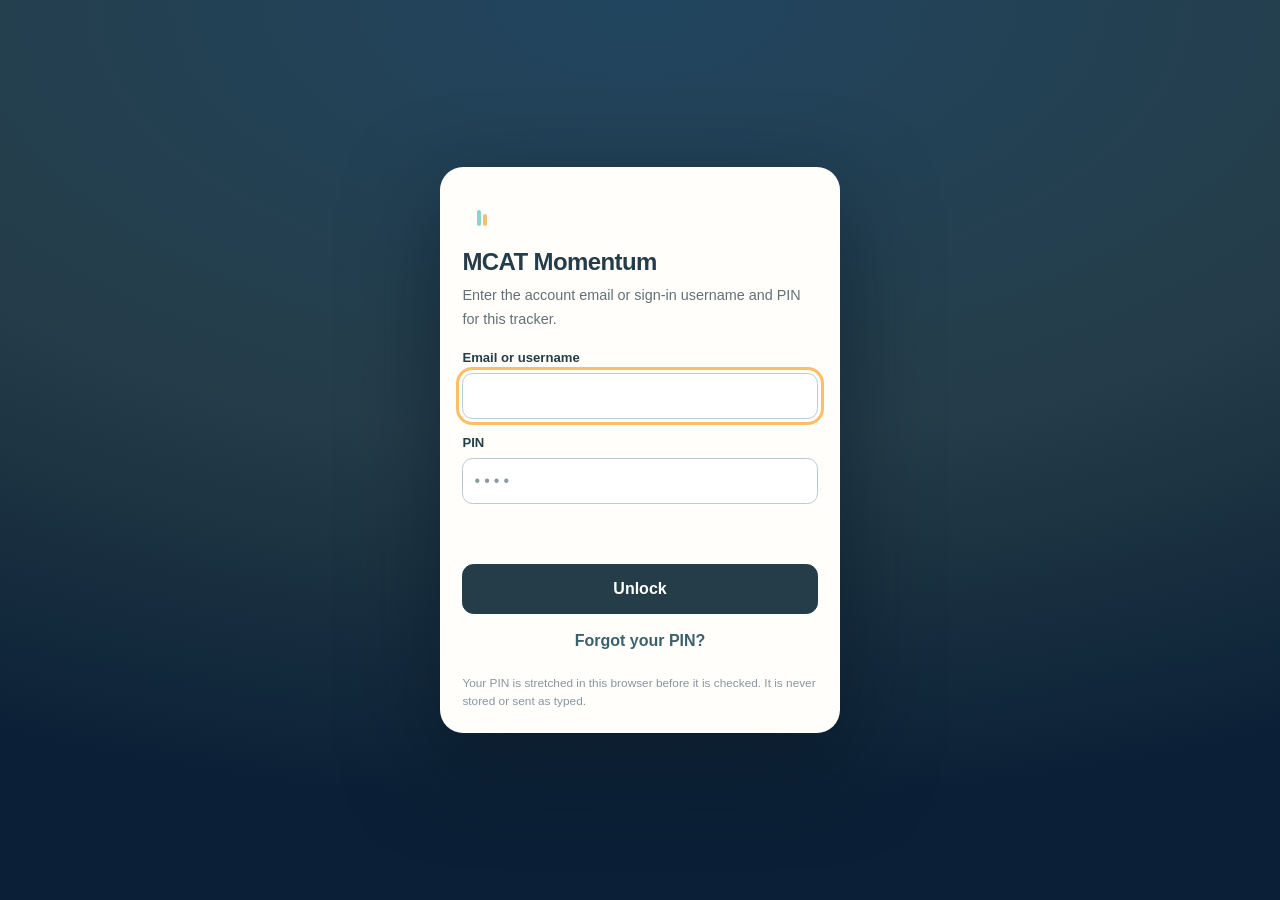
<file: index.html>
<!doctype html>
<html lang="en">
<head>
  <meta charset="utf-8">
  <meta name="viewport" content="width=device-width, initial-scale=1">
  <meta name="theme-color" content="#f5f1e8">
  <meta name="description" content="A private, local-first MCAT study plan, progress tracker, mistake log, mastery checklist, and exam readiness companion with optional cross-device sync.">
  <title>MCAT Momentum</title>
  <link rel="icon" href="./favicon.svg" type="image/svg+xml">
  <link rel="icon" href="./favicon.ico" sizes="32x32">
  <link rel="apple-touch-icon" href="./icons/apple-touch-icon.png">
  <link rel="manifest" href="./site.webmanifest">
  <meta name="apple-mobile-web-app-title" content="Momentum">
  <meta name="application-name" content="MCAT Momentum">
  <meta name="apple-mobile-web-app-capable" content="yes">
  <meta name="mobile-web-app-capable" content="yes">
  <meta name="apple-mobile-web-app-status-bar-style" content="default">
  <link rel="stylesheet" href="./css/styles.css?v=20261007-6">
  <script src="./vendor/supabase.min.js"></script>
  <script type="module" src="./js/app.js?v=20261007-10"></script>
</head>
<body>
  <a class="skip-link" href="#view-root">Skip to main content</a>
  <div class="app-shell">
    <aside class="sidebar" aria-label="MCAT Momentum">
      <a class="brand" href="#today" aria-label="MCAT Momentum home">
        <span class="brand-mark" aria-hidden="true"><i></i><i></i><i></i></span>
        <span><strong>MCAT</strong><small>Momentum</small></span>
      </a>
      <nav class="primary-nav" aria-label="Primary navigation">
        <a href="#today" data-nav="today"><span aria-hidden="true">⌂</span><strong>Today</strong><small>Next action</small></a>
        <a href="#plan" data-nav="plan"><span aria-hidden="true">▦</span><strong>Plan</strong><small>26 weeks</small></a>
        <a href="#exams" data-nav="exams"><span aria-hidden="true">◇</span><strong>Exams</strong><small>Scores + readiness</small></a>
        <a href="#log" data-nav="log"><span aria-hidden="true">＋</span><strong>Log</strong><small>Repair queue</small></a>
        <a href="#guide" data-nav="guide"><span aria-hidden="true">≡</span><strong>Guide</strong><small>Rules + resources</small></a>
      </nav>
      <button class="sidebar-note" type="button" data-sync-open data-sync-mode="setup-required"><span class="status-dot" data-sync-dot aria-hidden="true"></span><p><strong data-sync-label>Sync setup</strong><span>Private across devices</span></p></button>
    </aside>

    <div class="app-column">
      <header class="topbar">
        <a class="mobile-brand" href="#today"><span class="brand-mark" aria-hidden="true"><i></i><i></i><i></i></span><strong>MCAT Momentum</strong></a>
        <div class="topbar-date" data-topbar-date></div>
        <button class="sync-chip" type="button" data-sync-open data-sync-mode="setup-required"><span class="status-dot" data-sync-dot aria-hidden="true"></span><span data-sync-label>Sync setup</span></button>
        <button class="topbar-log" type="button" data-global-log><span aria-hidden="true">＋</span> Log question</button>
      </header>
      <div class="app-banner" data-app-banner hidden></div>
      <div class="pull-refresh" data-pull-refresh aria-hidden="true"><span class="pull-refresh__dial"></span></div>
      <main id="view-root" class="view-root" tabindex="-1">
        <div class="loading-state"><span class="loading-orbit" aria-hidden="true"></span><p>Preparing your study plan…</p></div>
      </main>
    </div>

    <nav class="mobile-nav" aria-label="Primary mobile navigation">
      <a href="#today" data-nav="today"><span aria-hidden="true">⌂</span><strong>Today</strong></a>
      <a href="#plan" data-nav="plan"><span aria-hidden="true">▦</span><strong>Plan</strong></a>
      <a href="#exams" data-nav="exams"><span aria-hidden="true">◇</span><strong>Exams</strong></a>
      <a href="#log" data-nav="log"><span aria-hidden="true">＋</span><strong>Log</strong></a>
      <a href="#guide" data-nav="guide"><span aria-hidden="true">≡</span><strong>Guide</strong></a>
    </nav>
  </div>

  <dialog class="app-dialog" id="app-dialog" aria-labelledby="dialog-title">
    <div class="dialog-shell">
      <header><h2 id="dialog-title">Details</h2><button class="dialog-close" type="button" data-dialog-close aria-label="Close dialog">×</button></header>
      <div class="dialog-body" data-dialog-body></div>
    </div>
  </dialog>

  <div class="lock-screen" data-lock-screen hidden>
    <form class="lock-card" data-lock-form>
      <span class="brand-mark brand-mark--lock" aria-hidden="true"><i></i><i></i><i></i></span>
      <h1>MCAT Momentum</h1>
      <p class="lock-lead" data-lock-lead>Enter your PIN to unlock this device.</p>

      <div class="lock-account" data-lock-account hidden>
        <span data-lock-identifier></span>
        <button class="button button--quiet button--small" type="button" data-lock-change-email>Use a different identifier</button>
      </div>

      <label data-lock-email-field>Email or username
        <input type="text" name="identifier" autocomplete="username" autocapitalize="none" spellcheck="false" required>
      </label>

      <label>PIN
        <input type="password" name="pin" autocomplete="current-password" inputmode="numeric" pattern="[0-9]*" required minlength="4" placeholder="••••">
      </label>

      <p class="form-error" data-lock-error role="alert"></p>
      <p class="form-success" data-lock-message role="status" aria-live="polite"></p>
      <button class="button button--primary button--large" type="submit">Unlock</button>
      <button class="button button--quiet lock-reset" type="button" data-lock-reset>Forgot your PIN?</button>
      <p class="lock-note">Your PIN is stretched in this browser before it is checked. It is never stored or sent as typed.</p>
    </form>
  </div>

  <div class="toast" data-toast role="status" aria-live="polite" aria-atomic="true"></div>
  <noscript><div class="noscript">This local tracker needs JavaScript for progress storage, quick capture, and exports.</div></noscript>
</body>
</html>
</file>
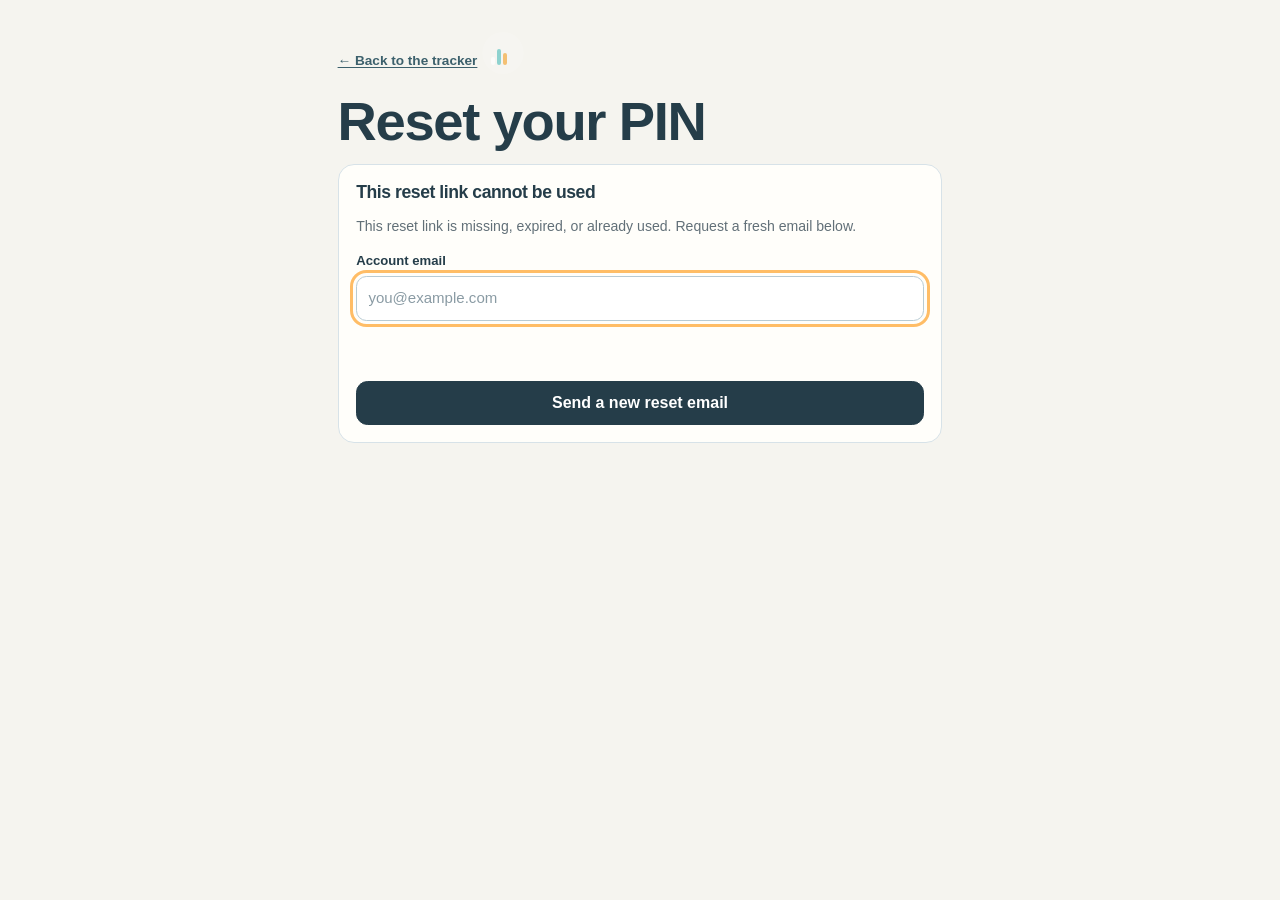
<file: reset.html>
<!doctype html>
<html lang="en">
<head>
  <meta charset="utf-8">
  <meta name="viewport" content="width=device-width, initial-scale=1">
  <meta name="robots" content="noindex">
  <meta name="theme-color" content="#f5f1e8">
  <title>Reset PIN · MCAT Momentum</title>
  <link rel="icon" href="./favicon.svg" type="image/svg+xml">
  <link rel="icon" href="./favicon.ico" sizes="32x32">
  <link rel="apple-touch-icon" href="./icons/apple-touch-icon.png">
  <link rel="manifest" href="./site.webmanifest">
  <meta name="apple-mobile-web-app-title" content="Momentum">
  <meta name="application-name" content="MCAT Momentum">
  <meta name="apple-mobile-web-app-capable" content="yes">
  <meta name="mobile-web-app-capable" content="yes">
  <meta name="apple-mobile-web-app-status-bar-style" content="default">
  <link rel="stylesheet" href="./css/styles.css">
  <script src="./vendor/supabase.min.js"></script>
  <script type="module" src="./js/reset.js?v=20261007-10"></script>
</head>
<body>
  <main class="setup-page">
    <a class="setup-back" href="./index.html">← Back to the tracker</a>
    <span class="brand-mark brand-mark--lock" aria-hidden="true"><i></i><i></i><i></i></span>
    <h1>Reset your PIN</h1>

    <section class="setup-card" data-reset-loading>
      <h2>Opening your secure reset link…</h2>
      <p class="setup-lead">This should only take a moment.</p>
    </section>

    <section class="setup-card" data-reset-form hidden>
      <h2>Choose a new PIN</h2>
      <p class="setup-lead">Use at least four digits. This changes the PIN for every device but does not remove any study data.</p>
      <form class="reset-form" data-new-pin-form>
        <label>New PIN
          <input type="password" name="pin" autocomplete="new-password" inputmode="numeric" pattern="[0-9]*" minlength="4" required placeholder="At least 4 digits">
        </label>
        <label>Confirm new PIN
          <input type="password" name="confirmation" autocomplete="new-password" inputmode="numeric" pattern="[0-9]*" minlength="4" required placeholder="Type it again">
        </label>
        <p class="form-error" data-reset-error role="alert"></p>
        <button class="button button--primary button--large" type="submit">Save new PIN</button>
      </form>
    </section>

    <section class="setup-card" data-reset-expired hidden>
      <h2>This reset link cannot be used</h2>
      <p class="setup-lead" data-link-error>The link may have expired or already been used. Request a fresh one below.</p>
      <form class="reset-form" data-resend-form>
        <label>Account email
          <input type="email" name="email" autocomplete="username" inputmode="email" required placeholder="you@example.com">
        </label>
        <p class="form-error" data-resend-error role="alert"></p>
        <p class="form-success" data-resend-message role="status" aria-live="polite"></p>
        <button class="button button--primary" type="submit">Send a new reset email</button>
      </form>
    </section>

    <section class="setup-card setup-card--privacy" data-reset-success hidden>
      <h2>Your PIN has been changed</h2>
      <p>Returning you to the tracker so you can unlock it with the new PIN. Your study data is still there.</p>
      <a class="button button--primary" href="./index.html">Return to the tracker now</a>
    </section>
  </main>
</body>
</html>
</file>
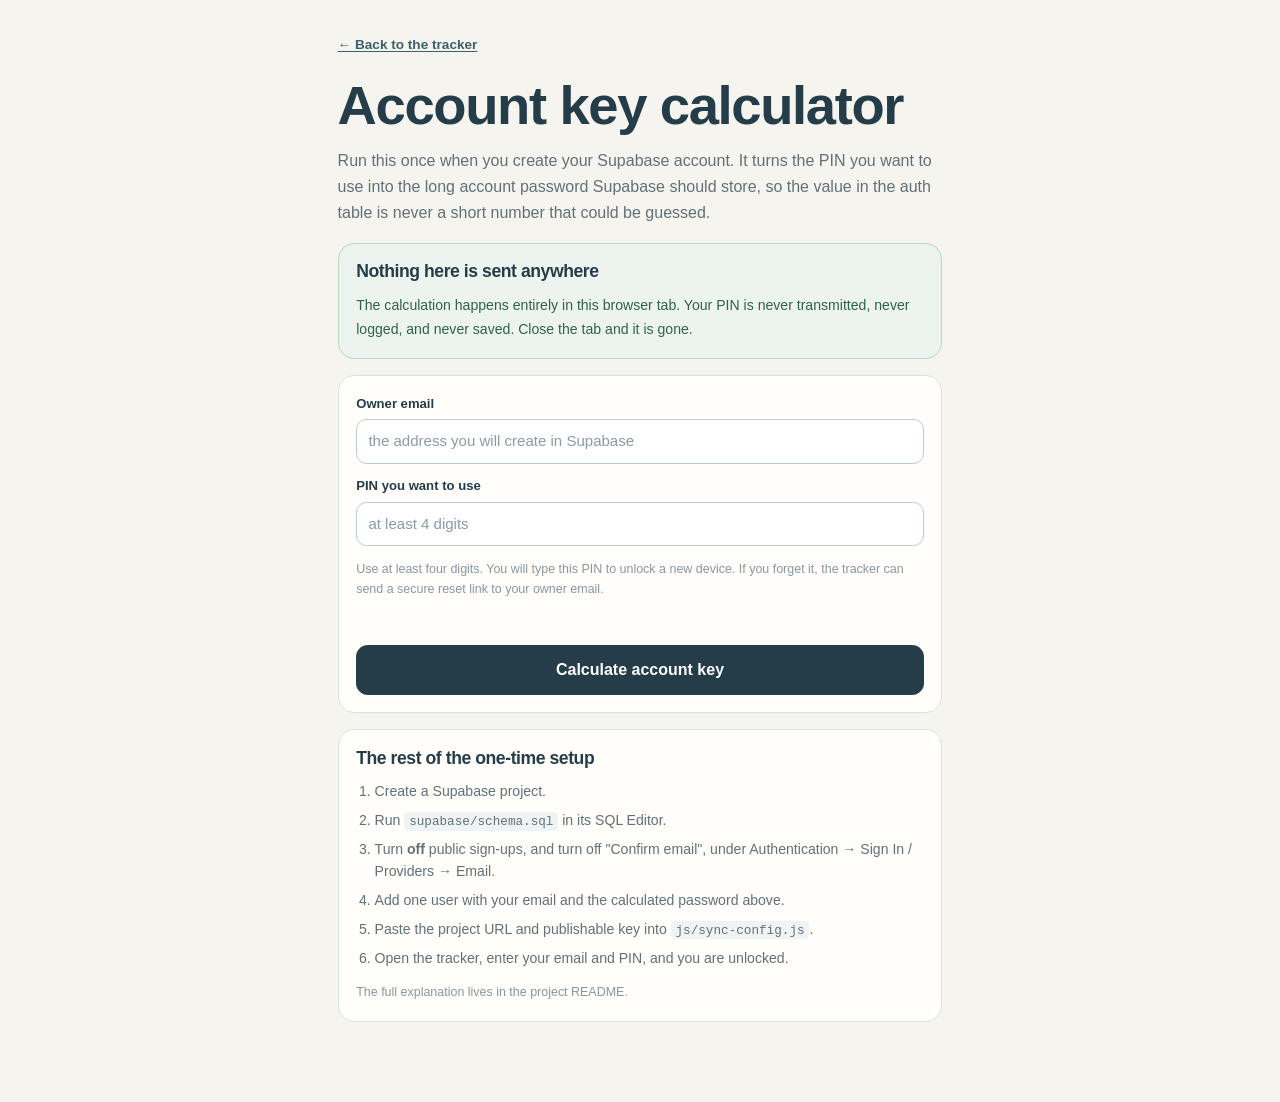
<file: setup.html>
<!doctype html>
<html lang="en">
<head>
  <meta charset="utf-8">
  <meta name="viewport" content="width=device-width, initial-scale=1">
  <meta name="theme-color" content="#f5f1e8">
  <meta name="robots" content="noindex">
  <title>Account key calculator · MCAT Momentum</title>
  <link rel="icon" href="./favicon.svg" type="image/svg+xml">
  <link rel="icon" href="./favicon.ico" sizes="32x32">
  <link rel="apple-touch-icon" href="./icons/apple-touch-icon.png">
  <link rel="manifest" href="./site.webmanifest">
  <meta name="apple-mobile-web-app-title" content="Momentum">
  <meta name="application-name" content="MCAT Momentum">
  <meta name="apple-mobile-web-app-capable" content="yes">
  <meta name="mobile-web-app-capable" content="yes">
  <meta name="apple-mobile-web-app-status-bar-style" content="default">
  <link rel="stylesheet" href="./css/styles.css">
</head>
<body>
  <main class="setup-page">
    <a class="setup-back" href="./index.html">← Back to the tracker</a>
    <h1>Account key calculator</h1>
    <p class="setup-lead">
      Run this once when you create your Supabase account. It turns the PIN you want to
      use into the long account password Supabase should store, so the value in the auth table is
      never a short number that could be guessed.
    </p>

    <section class="setup-card setup-card--privacy">
      <h2>Nothing here is sent anywhere</h2>
      <p>
        The calculation happens entirely in this browser tab. Your PIN is never transmitted, never
        logged, and never saved. Close the tab and it is gone.
      </p>
    </section>

    <form class="setup-card" id="calc-form">
      <label>Owner email
        <input type="email" name="email" autocomplete="off" required placeholder="the address you will create in Supabase">
      </label>
      <label>PIN you want to use
        <input type="password" name="pin" inputmode="numeric" pattern="[0-9]*" autocomplete="new-password" required minlength="4"
               placeholder="at least 4 digits">
      </label>
      <p class="setup-hint">
        Use at least four digits. You will type this PIN to unlock a new device. If you forget it,
        the tracker can send a secure reset link to your owner email.
      </p>
      <p class="form-error" id="calc-error" role="alert"></p>
      <button class="button button--primary button--large" type="submit">Calculate account key</button>
    </form>

    <section class="setup-card setup-result" id="calc-result" hidden>
      <h2>Account password for Supabase</h2>
      <p>Copy this whole value into the <strong>Password</strong> field when you create the user in
        Supabase → Authentication → Users → <em>Add user</em>. Then never type it again — you will
        only ever type your PIN.</p>
      <output id="calc-output"></output>
      <div class="button-row">
        <button class="button button--primary" type="button" id="calc-copy">Copy to clipboard</button>
        <button class="button" type="button" id="calc-clear">Clear the screen</button>
      </div>
      <p class="setup-hint" id="calc-copy-note" aria-live="polite"></p>
    </section>

    <section class="setup-card">
      <h2>The rest of the one-time setup</h2>
      <ol class="setup-steps">
        <li>Create a Supabase project.</li>
        <li>Run <code>supabase/schema.sql</code> in its SQL Editor.</li>
        <li>Turn <strong>off</strong> public sign-ups, and turn off "Confirm email", under
          Authentication → Sign In / Providers → Email.</li>
        <li>Add one user with your email and the calculated password above.</li>
        <li>Paste the project URL and publishable key into <code>js/sync-config.js</code>.</li>
        <li>Open the tracker, enter your email and PIN, and you are unlocked.</li>
      </ol>
      <p class="setup-hint">The full explanation lives in the project README.</p>
    </section>
  </main>

  <script type="module">
    import { derivePassword } from "./js/pin.js";

    const form = document.querySelector("#calc-form");
    const errorLine = document.querySelector("#calc-error");
    const result = document.querySelector("#calc-result");
    const output = document.querySelector("#calc-output");
    const copyNote = document.querySelector("#calc-copy-note");

    form.addEventListener("submit", async (event) => {
      event.preventDefault();
      errorLine.textContent = "";
      copyNote.textContent = "";
      try {
        output.textContent = await derivePassword(form.elements.email.value, form.elements.pin.value);
        result.hidden = false;
        result.scrollIntoView({ block: "nearest" });
      } catch (problem) {
        result.hidden = true;
        errorLine.textContent = problem.message;
      }
    });

    document.querySelector("#calc-copy").addEventListener("click", async () => {
      try {
        await navigator.clipboard.writeText(output.textContent);
        copyNote.textContent = "Copied. Paste it into Supabase, then clear this screen.";
      } catch {
        copyNote.textContent = "Copying was blocked — select the value above and copy it manually.";
      }
    });

    document.querySelector("#calc-clear").addEventListener("click", () => {
      output.textContent = "";
      result.hidden = true;
      copyNote.textContent = "";
      form.reset();
      form.elements.email.focus();
    });
  </script>
</body>
</html>
</file>
<file: css/styles.css>
:root {
  color-scheme: light;
  --ink: #303c43;
  --ink-strong: #253d49;
  --muted: #627078;
  --soft: #8797a1;
  --paper: #fffefa;
  --canvas: #f5f4ef;
  --canvas-blue: #f0f3f3;
  --line: #d7e2e8;
  --line-strong: #b8cbd4;
  --blue: #4e7480;
  --blue-deep: #3c606c;
  --blue-soft: #e8eff0;
  --teal: #4f8a6d;
  --teal-soft: #edf3ef;
  --gold: #c88444;
  --gold-soft: #f5f0e6;
  --plum: #8a5e95;
  --plum-soft: #f0edf1;
  --red: #a24e4e;
  --red-soft: #f6eeee;
  --shadow-sm: 0 1px 2px rgba(14, 42, 71, .05), 0 5px 14px rgba(14, 42, 71, .05);
  --shadow-md: 0 18px 45px rgba(14, 42, 71, .13);
  --radius-sm: .7rem;
  --radius: 1rem;
  --radius-lg: 1.45rem;
  --touch: 44px;
  --sidebar: 250px;
  font-family: Inter, ui-sans-serif, -apple-system, BlinkMacSystemFont, "Segoe UI", sans-serif;
  font-size: 16px;
  line-height: 1.5;
  font-synthesis: none;
  text-rendering: optimizeLegibility;
}

* { box-sizing: border-box; }
/* Class-level `display` rules outrank the UA `[hidden]` rule, so state that is
   toggled with the hidden attribute needs this to actually stay hidden. */
[hidden] { display: none!important; }
html { scroll-behavior: smooth; background: var(--canvas); }
body { margin: 0; background: var(--canvas); color: var(--ink); min-width: 320px; }
button, input, select, textarea { font: inherit; color: inherit; }
button, select { cursor: pointer; }
a { color: var(--blue-deep); text-underline-offset: .16em; }
a:hover { color: var(--ink-strong); }
img, canvas { max-width: 100%; }
h1, h2, h3, h4, p { margin-top: 0; }
h1, h2, h3, h4 { color: var(--ink-strong); line-height: 1.15; letter-spacing: -.025em; }
h1 { font-size: clamp(2rem, 7vw, 3.4rem); margin-bottom: .65rem; }
h2 { font-size: clamp(1.45rem, 4vw, 2.15rem); }
h3 { font-size: 1.1rem; }
p { line-height: 1.65; }
code { padding: .12em .38em; border-radius: .35em; background: var(--canvas-blue); font-size: .9em; }

:focus-visible { outline: 3px solid #ffbd66; outline-offset: 3px; }
::selection { background: #c8e6ec; color: var(--ink-strong); }
.sr-only { position: absolute!important; width: 1px!important; height: 1px!important; padding: 0!important; margin: -1px!important; overflow: hidden!important; clip: rect(0,0,0,0)!important; white-space: nowrap!important; border: 0!important; }
.skip-link { position: fixed; z-index: 1000; top: .75rem; left: .75rem; transform: translateY(-160%); background: var(--ink-strong); color: #fff; padding: .7rem 1rem; border-radius: .6rem; }
.skip-link:focus { transform: translateY(0); }
.muted { color: var(--muted); }
.optional { color: var(--soft); font-weight: 500; font-size: .8rem; }
.eyebrow { display: block; margin-bottom: .38rem; color: var(--blue-deep); font-size: .73rem; font-weight: 800; letter-spacing: .105em; line-height: 1.35; text-transform: uppercase; }

.app-shell { min-height: 100vh; }
.sidebar { display: none; }
.app-column { min-width: 0; padding-bottom: 5.3rem; }
.topbar { position: sticky; z-index: 30; top: 0; display: flex; align-items: center; justify-content: space-between; gap: .75rem; min-height: 64px; padding: .65rem 1rem; border-bottom: 1px solid rgba(184, 203, 212, .75); background: rgba(245, 244, 239, .94); backdrop-filter: blur(16px); }
.mobile-brand { display: flex; align-items: center; gap: .6rem; color: var(--ink-strong); text-decoration: none; }
.mobile-brand strong { font-size: .92rem; }
.brand-mark { display: inline-flex; align-items: end; gap: 2px; width: 30px; height: 30px; padding: 6px; border-radius: 50%; background: var(--ink-strong); }
.brand-mark i { display: block; width: 4px; border-radius: 4px; background: #fff; }
.brand-mark i:nth-child(1) { height: 8px; opacity: .7; }
.brand-mark i:nth-child(2) { height: 16px; background: #8ed2cf; }
.brand-mark i:nth-child(3) { height: 12px; background: #f4c073; }
.topbar-date { margin-left: auto; text-align: right; }
.topbar-date span { display: block; font-size: .72rem; color: var(--muted); }
.topbar-date strong { display: block; font-size: .65rem; color: var(--gold); text-transform: uppercase; letter-spacing: .08em; }
.sync-chip { display: inline-flex; min-width: var(--touch); min-height: var(--touch); align-items: center; justify-content: center; gap: .45rem; border: 1px solid var(--line); border-radius: 999px; background: rgba(255,253,248,.82); padding: .55rem .7rem; color: var(--ink-strong); font-size: .75rem; font-weight: 800; }
.sync-chip [data-sync-label] { display: none; }
.status-dot { display: inline-block; width: 8px; height: 8px; flex: 0 0 8px; border-radius: 50%; background: var(--gold); box-shadow: 0 0 0 4px rgba(200,132,68,.12); }
[data-sync-mode="synced"] .status-dot { background: var(--teal); box-shadow: 0 0 0 4px rgba(79,138,109,.12); }
[data-sync-mode="syncing"] .status-dot, [data-sync-mode="connecting"] .status-dot, [data-sync-mode="pending"] .status-dot { background: var(--blue); box-shadow: 0 0 0 4px rgba(43,111,138,.12); }
[data-sync-mode="offline"] .status-dot, [data-sync-mode="error"] .status-dot { background: var(--red); box-shadow: 0 0 0 4px rgba(162,78,78,.12); }
.topbar-log { display: none; }
.view-root { width: min(100%, 1480px); margin-inline: auto; padding: .9rem 1rem 4rem; }
.view-header { display: flex; flex-direction: column; gap: .75rem; margin: 0 0 1rem; }
.view-header p { max-width: 760px; margin-bottom: 0; color: var(--muted); font-size: .95rem; }
.view-header > .button { align-self: flex-start; }
/* Today is the one screen where the action must beat the masthead to the fold. */
.today-header { margin-bottom: .8rem; }
.today-header h1 { margin-bottom: 0; overflow-wrap: anywhere; font-size: clamp(1.75rem, 6vw, 3.4rem); }

.mobile-nav { position: fixed; z-index: 50; right: 0; bottom: 0; left: 0; display: grid; grid-template-columns: repeat(5, 1fr); padding: .38rem max(.35rem, env(safe-area-inset-right)) calc(.38rem + env(safe-area-inset-bottom)) max(.35rem, env(safe-area-inset-left)); border-top: 1px solid var(--line); background: rgba(255, 253, 248, .96); box-shadow: 0 -12px 30px rgba(14, 42, 71, .09); backdrop-filter: blur(16px); }
.mobile-nav a { display: flex; min-height: 53px; align-items: center; justify-content: center; flex-direction: column; gap: .2rem; border-radius: .7rem; color: var(--muted); font-size: .67rem; text-decoration: none; }
.mobile-nav a span { font-size: 1.2rem; line-height: 1; }
.mobile-nav a strong { font-weight: 700; }
.mobile-nav a.is-active { color: var(--ink-strong); background: var(--blue-soft); }
/* The floating capture button was removed: on phones it sat on top of the
   primary action button, and the bottom nav's Log tab already opens capture in
   one tap. Desktop keeps the explicit topbar button. */

/* Persistent on every screen, so it stays one compact line on a phone rather
   than eating the top third of the first view. */
.app-banner { display: flex; align-items: center; gap: .6rem; padding: .55rem 1rem; border-bottom: 1px solid #ded6c7; background: var(--gold-soft); font-size: .78rem; }
.app-banner > div { display: flex; min-width: 0; flex-wrap: wrap; gap: .3rem; align-items: baseline; }
.app-banner strong { white-space: nowrap; }
.app-banner span { min-width: 0; color: #6d5a3e; }
.app-banner .button { flex: 0 0 auto; margin-left: auto; min-height: var(--touch); padding: .4rem .7rem; font-size: .76rem; }

.button { display: inline-flex; min-height: var(--touch); align-items: center; justify-content: center; gap: .45rem; padding: .65rem .95rem; border: 1px solid var(--line-strong); border-radius: .72rem; background: var(--paper); color: var(--ink-strong); font-weight: 750; line-height: 1.15; text-decoration: none; transition: transform .16s ease, box-shadow .16s ease, background .16s ease; }
.button:hover { background: #fff; box-shadow: var(--shadow-sm); transform: translateY(-1px); }
.button:disabled { cursor: wait; opacity: .55; transform: none; }
.button--primary { border-color: var(--ink-strong); background: var(--ink-strong); color: #fff; }
.button--primary:hover { background: #153b60; color: #fff; }
.button--quiet { border-color: transparent; background: transparent; color: var(--blue-deep); box-shadow: none; }
.button--quiet:hover { background: var(--canvas-blue); box-shadow: none; }
.button--small { min-height: 36px; padding: .45rem .7rem; font-size: .78rem; }
.button--large { min-height: 50px; padding-inline: 1.25rem; }
.button-row { display: flex; flex-wrap: wrap; gap: .55rem; align-items: center; }
/* Today's actions: one unmistakable lead action across the full width, the
   paired secondary actions beneath it, and the quiet one last. */
.action-buttons { display: grid; grid-template-columns: repeat(2, minmax(0,1fr)); gap: .5rem; margin-top: .9rem; }
.action-buttons .button { width: 100%; }
.action-buttons__lead, .action-buttons__trail { grid-column: 1 / -1; }
.action-buttons__lead { min-height: 50px; font-size: 1.02rem; }

label { display: grid; gap: .35rem; color: var(--ink-strong); font-size: .82rem; font-weight: 750; }
input, select, textarea { width: 100%; min-height: var(--touch); border: 1px solid var(--line-strong); border-radius: .65rem; background: #fff; padding: .62rem .7rem; font-size: .94rem; font-weight: 500; }
textarea { resize: vertical; line-height: 1.5; }
input::placeholder, textarea::placeholder { color: #8a9ba4; }
/* Only flag a field once the person has actually engaged with it. `:invalid`
   alone paints every untouched required field red the moment a form renders. */
input:user-invalid, textarea:user-invalid, select:user-invalid { border-color: #c46b6b; }
.form-grid { display: grid; gap: .8rem; }
.form-grid--three { grid-template-columns: 1fr; }
/* Short paired fields (date/result, source/section) sit two-up even on the
   narrowest phone — stacking them made quick capture a scrolling marathon. */
.form-grid--two, .form-grid--four { grid-template-columns: repeat(2, minmax(0,1fr)); }
.check-control, .radio-control { display: flex; align-items: center; gap: .55rem; min-height: var(--touch); cursor: pointer; }
.check-control input, .radio-control input { width: 20px; min-height: 20px; flex: 0 0 20px; accent-color: var(--blue); }
.radio-control { align-items: flex-start; padding: .65rem; border: 1px solid var(--line); border-radius: .7rem; }
.radio-control span { display: grid; color: var(--muted); font-size: .83rem; font-weight: 500; }
.radio-control strong { color: var(--ink-strong); }

.card { border: 1px solid var(--line); border-radius: var(--radius); background: var(--paper); padding: 1rem; box-shadow: var(--shadow-sm); }
.section-heading { display: flex; align-items: flex-end; justify-content: space-between; gap: 1rem; margin-bottom: 1rem; }
.section-heading h2 { margin-bottom: 0; }
.section-heading > span, .section-heading > a { color: var(--muted); font-size: .8rem; }
.chip-row { display: flex; flex-wrap: wrap; gap: .42rem; }
.chip, .target-chip { display: inline-flex; min-height: 28px; align-items: center; padding: .3rem .58rem; border-radius: 999px; background: var(--blue-soft); color: var(--blue-deep); font-size: .75rem; font-weight: 800; }
.chip--soft { background: #fff; color: var(--muted); }
.status-badge, .result-chip { display: inline-flex; min-height: 27px; align-items: center; width: max-content; padding: .28rem .55rem; border-radius: 999px; background: var(--canvas-blue); color: var(--muted); font-size: .69rem; font-weight: 800; line-height: 1.1; text-transform: capitalize; }
.status-badge--in-progress { background: var(--gold-soft); color: #77582e; }
.status-badge--complete { background: var(--teal-soft); color: #286047; }
.status-badge--deferred { background: var(--plum-soft); color: #704c79; }
.result-chip--incorrect { background: var(--red-soft); color: var(--red); }
.result-chip--flagged { background: var(--gold-soft); color: #76562f; }
.result-chip--guessed-correct { background: var(--plum-soft); color: #704c79; }

/* Today */
.today-grid, .today-main, .today-sidebar { display: grid; gap: 1rem; }
.today-action { position: relative; overflow: hidden; border: 1px solid #b9d5dd; border-radius: var(--radius-lg); background: var(--paper); padding: 1.2rem; box-shadow: var(--shadow-sm); }
.today-action::before { position: absolute; width: 180px; height: 180px; top: -100px; right: -70px; border: 28px solid rgba(43, 111, 138, .035); border-radius: 50%; content: ""; }
.today-action--rest { border-color: #cbd8c9; background: #f7f9f5; }
.today-action--exam { border-color: #e5c99b; background: #faf8f2; }
.today-action--test-window { border-style: dashed; background: linear-gradient(145deg, #fffdf8, #f5f1e8); }
.today-action.is-complete { border-color: #acd2bd; background: var(--teal-soft); }
.today-action__top { position: relative; display: flex; align-items: flex-start; justify-content: space-between; gap: .8rem; }
.today-action__top > div { display: grid; gap: .3rem; }
.workload-pill { display: inline-flex; flex: 0 0 auto; padding: .4rem .65rem; border: 1px solid rgba(43, 111, 138, .18); border-radius: 999px; background: rgba(255,255,255,.68); color: var(--blue-deep); font-size: .75rem; font-weight: 800; }
.today-action h2 { position: relative; display: -webkit-box; -webkit-box-orient: vertical; -webkit-line-clamp: 3; overflow: hidden; max-width: 860px; margin: .85rem 0 .5rem; font-size: clamp(1.4rem, 5vw, 2.6rem); }
.chapter-line { position: relative; margin-bottom: .85rem; color: var(--muted); font-size: .88rem; }
.chapter-line span { color: var(--blue-deep); font-weight: 850; }
/* Two columns from the smallest phone up: four stacked full-width tiles pushed
   the primary action button below the fold. */
.today-facts { position: relative; display: grid; grid-template-columns: repeat(2, minmax(0,1fr)); gap: .5rem; margin: .9rem 0; }
.today-facts div { display: grid; gap: .15rem; padding: .6rem .65rem; border: 1px solid rgba(43, 111, 138, .12); border-radius: .75rem; background: rgba(255,255,255,.62); }
.today-facts dd { font-size: .88rem; }
.today-facts dt, .detail-list dt, .compact-stats dt { color: var(--muted); font-size: .7rem; font-weight: 800; letter-spacing: .07em; text-transform: uppercase; }
.today-facts dd, .detail-list dd, .compact-stats dd { margin: 0; font-weight: 650; }
.milestone-line { position: relative; display: flex; gap: .7rem; margin-top: 1rem; padding-top: 1rem; border-top: 1px solid rgba(43, 111, 138, .18); }
.milestone-line > span { color: var(--gold); font-size: 1.4rem; }
.milestone-line strong { color: var(--ink-strong); font-size: .82rem; }
.milestone-line p { margin: .15rem 0 0; color: var(--muted); font-size: .86rem; line-height: 1.45; }
.countdown-card { display: grid; gap: .45rem; padding: 1rem; border: 1px solid #d8cfbf; border-radius: var(--radius); background: var(--gold-soft); }
.countdown-card--registered { border-color: #b6d6c4; background: var(--teal-soft); }
.countdown-card > div { display: flex; align-items: baseline; justify-content: space-between; gap: .8rem; }
.countdown-card strong { color: var(--ink-strong); font-family: ui-serif, Georgia, serif; font-size: 2rem; }
.countdown-card p { margin: 0; color: #6d5a3e; font-size: .8rem; line-height: 1.45; }
.countdown-card a { font-size: .78rem; font-weight: 800; }
.momentum-card h3, .next-week-card h3 { margin-bottom: 1rem; }
.week-rhythm { display: grid; grid-template-columns: repeat(7, minmax(0, 1fr)); gap: .2rem; margin-bottom: 1rem; }
.week-day { display: flex; min-height: 64px; min-width: 0; flex-direction: column; align-items: center; justify-content: center; border: 1px solid var(--line); border-radius: .5rem; color: var(--ink); text-decoration: none; background: var(--canvas); }
.week-day > span { font-size: .65rem; }
.week-day > strong { font-size: 1rem; }
.week-day > small { font-size: .6rem; text-align: center; }
.week-day--complete { background: var(--teal-soft); border-color: var(--teal); }
.week-day--partial { background: var(--gold-soft); border-color: var(--gold); }
.week-day--rest { border-style: dashed; }
.week-day[aria-current="date"] { outline: 2px solid var(--blue-deep); outline-offset: 1px; }
.momentum-encouragement, .rest-encouragement { color: var(--blue-deep); font-size: .88rem; }
.capacity-guidance { margin: 1rem 0; padding: .75rem; border-radius: .6rem; background: var(--gold-soft); font-size: .8rem; }
.capacity-guidance summary { min-height: var(--touch); display: list-item; align-content: center; cursor: pointer; font-weight: 700; }
.capacity-guidance p { margin: .6rem 0; }
.schedule-date-notice { padding: .8rem; border-left: 3px solid var(--gold); background: var(--gold-soft); font-size: .88rem; }
.progress-block + .progress-block { margin-top: .85rem; }
.progress-copy { display: flex; justify-content: space-between; gap: 1rem; margin-bottom: .35rem; color: var(--muted); font-size: .78rem; }
.progress-copy strong { color: var(--ink-strong); }
.progress-track { height: 8px; overflow: hidden; border-radius: 999px; background: #e6ecef; }
.progress-track span { display: block; height: 100%; border-radius: inherit; background: linear-gradient(90deg, var(--blue), #67aaa7); transition: width .35s ease; }
.gentle-copy { margin: 1rem 0 0; color: var(--muted); font-size: .84rem; }
.compact-stats { display: grid; grid-template-columns: repeat(2, minmax(0,1fr)); gap: .8rem; margin: 0; }
.compact-stats div { display: grid; gap: .1rem; }
.focus-card { display: grid; gap: 1rem; border: 1px solid var(--line); border-radius: var(--radius); background: var(--paper); padding: 1rem; }
.focus-card h3 { margin-bottom: .35rem; }
.focus-card p { margin: 0; color: var(--muted); font-size: .85rem; }
.focus-controls { display: flex; flex-wrap: wrap; align-items: center; gap: .6rem; }
.focus-controls output { min-width: 92px; color: var(--ink-strong); font-family: ui-monospace, SFMono-Regular, Menlo, monospace; font-size: 1.7rem; font-weight: 800; }

/* Three complete preview rows; the full backlog lives above the Plan schedule. */
.today-tabs { display: flex; flex-wrap: wrap; gap: .45rem; margin-bottom: .7rem; }
.today-tabs a { display: inline-flex; align-items: center; gap: .5rem; min-height: var(--touch); padding: .45rem .85rem; border: 1px solid var(--line); border-radius: .7rem; background: var(--paper); color: var(--muted); font-size: .85rem; font-weight: 750; text-decoration: none; }
.today-tabs a[aria-current] { background: var(--ink-strong); border-color: var(--ink-strong); color: #fff; }
.today-tabs span { min-width: 1.5rem; text-align: center; border-radius: 1rem; background: var(--teal-soft); color: #285f47; font-size: .75rem; }
.catchup-card { margin-bottom: 1rem; overflow: hidden; border: 1px solid #d8cfbf; border-radius: var(--radius); background: var(--paper); }
.catchup-card > header { display: flex; flex-wrap: wrap; align-items: center; justify-content: space-between; gap: .4rem; padding: .35rem .85rem; background: var(--gold-soft); }
.catchup-card h2 { display: flex; align-items: center; gap: .4rem; margin: 0; font-family: inherit; font-size: 1.1rem; letter-spacing: 0; }
.catchup-card h2 span { padding: .15rem .45rem; border-radius: .4rem; background: #e9dfcb; color: #77582e; font-size: .8rem; }
.catchup-card > header > a { display: inline-flex; align-items: center; min-height: var(--touch); padding-inline: .4rem; color: #77582e; font-size: .75rem; font-weight: 750; }
.catchup-list, .completed-list { margin: 0; padding: 0; list-style: none; }
.catchup-list { list-style: none; margin: 0; padding: 0; }
.catchup-list:focus-visible { outline-offset: -3px; }
.catchup-card > p { margin: 0; padding: .55rem .85rem; border-top: 1px solid var(--line); color: var(--muted); font-size: .72rem; }
.work-row__chapters { display: grid; gap: .35rem; font-size: .85rem; font-weight: 650; line-height: 1.45; overflow-wrap: anywhere; }
.work-row__chapter-code { color: var(--muted); font-size: .75rem; font-weight: 600; }
.catchup-card .work-row__detail { gap: .4rem; }
.work-row { display: grid; grid-template-columns: 58px minmax(0, 1fr); align-items: start; column-gap: .5rem; min-height: 76px; padding: .65rem; }
.work-row + .work-row { border-top: 1px solid var(--line); }
.work-row__detail { display: grid; gap: .1rem; min-width: 0; min-height: var(--touch); padding: .1rem .25rem; border: 0; background: transparent; text-align: left; }
button.work-row__detail:hover { background: var(--canvas-blue); border-radius: .5rem; }
.work-row__detail strong { font-size: .85rem; line-height: 1.45; overflow-wrap: anywhere; }
.work-row__date { color: #77582e; font-size: .69rem; }
.work-row__detail small { color: var(--muted); font-size: .72rem; }
.completion-check { display: inline-flex; justify-content: center; align-items: center; gap: .5rem; min-height: var(--touch); padding: .55rem .65rem; border: 1px solid #a7bdb1; border-radius: .7rem; background: var(--paper); color: #355f49; font-size: .83rem; font-weight: 800; line-height: 1.15; cursor: pointer; }
.completion-check:hover { border-color: #285f47; background: #d5ebdf; }
.completion-check:disabled { cursor: default; opacity: .75; }
.completion-check__box { display: inline-flex; justify-content: center; align-items: center; flex: 0 0 24px; height: 24px; border: 2px solid #427c5d; border-radius: .35rem; background: var(--paper); font-size: 1.1rem; }
.completion-check.is-checked .completion-check__box { background: #285f47; border-color: #285f47; color: #fff; }
.completion-check--compact { flex: 0 0 var(--touch); width: var(--touch); min-height: var(--touch); padding: 0; }
.completion-check--compact > span:last-child { display: none; }
.task-checklist { position: relative; display: grid; gap: .7rem; margin-top: 1rem; padding: .85rem; border: 1px solid rgba(43,111,138,.2); border-radius: .85rem; background: rgba(255,255,255,.72); }
.task-checklist > header { display: flex; align-items: end; justify-content: space-between; gap: .75rem; }
.task-checklist > header h3 { margin: .08rem 0 0; font-size: 1rem; }
.task-checklist > header > strong { color: var(--blue-deep); font-size: .78rem; }
.task-checklist ul { display: grid; gap: .45rem; margin: 0; padding: 0; list-style: none; }
.task-check { display: grid; width: 100%; min-height: var(--touch); grid-template-columns: 28px minmax(0,1fr); align-items: center; gap: .65rem; padding: .55rem .65rem; border: 1px solid var(--line); border-radius: .68rem; background: var(--paper); color: var(--ink-strong); text-align: left; cursor: pointer; }
.task-check:hover { border-color: #87b99e; background: #f7fcf9; }
.task-check__box { display: grid; width: 26px; height: 26px; place-items: center; border: 2px solid #6c8b98; border-radius: .38rem; background: #fff; color: #fff; font-weight: 900; }
.task-check > span:last-child { display: grid; min-width: 0; gap: .1rem; }
.task-check strong { font-size: .82rem; line-height: 1.3; }
.task-check small { color: var(--muted); font-size: .69rem; }
.task-check.is-checked { border-color: #acd2bd; background: var(--teal-soft); }
.task-check.is-checked .task-check__box { border-color: #285f47; background: #285f47; }
.task-check.is-checked strong { color: #34654d; text-decoration: line-through; text-decoration-thickness: 1px; }
.assignment-guidance { position: relative; margin-top: .8rem; padding: .75rem .85rem; border-left: 4px solid var(--gold); border-radius: .6rem; background: var(--gold-soft); }
.assignment-guidance .eyebrow { color: #79542f; }
.assignment-guidance p { margin: 0; color: #634f3b; font-size: .8rem; line-height: 1.55; }
.today-primary-actions { position: relative; margin: .7rem 0; }
.today-primary-actions > .button { font-size: .85rem; }
.today-primary-actions > .completion-check { padding-block: .35rem; }
.today-primary-actions--complete > .completion-check { grid-column: 1 / -1; }
.pending-repairs { margin: 0; padding-inline: .3rem; font-size: .8rem; color: var(--muted); }
.caught-up { margin: .7rem 0 0; color: #285f47; font-size: .8rem; }
.past-due-label { color: #77582e; background: var(--gold-soft); border-radius: .3rem; padding-inline: .25rem; }
.completed-work { max-width: 960px; }
.completed-work > p { font-size: .85rem; }
.completed-list { border: 1px solid var(--line); border-radius: var(--radius); background: var(--paper); }
.completed-list .work-row__date { color: #285f47; }
.completed-list .work-row__detail strong { display: block; overflow: visible; }
.toast__action { min-height: var(--touch); margin-left: .5rem; padding: .4rem .6rem; border: 1px solid #93bba6; border-radius: .5rem; color: #fff; background: transparent; font-weight: 800; }
.toast.is-visible { pointer-events: auto; }

@media (max-width: 559px) {
  .today-main { gap: .75rem; }
  .today-action { padding: .85rem; }
  .today-action h2 { font-size: 1.3rem; margin-top: .65rem; }
  .today-action__top { gap: .35rem; }
  .today-action__top .eyebrow { font-size: .65rem; }
  .workload-pill { font-size: .68rem; padding: .3rem .45rem; }
}

/* Details and dialogs */
.app-dialog { width: min(760px, calc(100% - 1.25rem)); max-height: calc(100dvh - 1.25rem); margin: auto; padding: 0; border: 0; border-radius: var(--radius-lg); background: var(--paper); box-shadow: 0 30px 90px rgba(14,42,71,.3); }
.app-dialog::backdrop { background: rgba(10,28,43,.55); backdrop-filter: blur(4px); }
.dialog-shell > header { position: sticky; z-index: 3; top: 0; display: flex; align-items: center; justify-content: space-between; gap: 1rem; padding: 1rem 1.15rem; border-bottom: 1px solid var(--line); background: rgba(255,253,248,.96); }
.dialog-shell > header h2 { margin: 0; font-size: 1.15rem; }
.dialog-close { display: grid; width: var(--touch); height: var(--touch); place-items: center; border: 0; border-radius: 50%; background: var(--canvas-blue); font-size: 1.6rem; }
.dialog-body { padding: 1rem 1.15rem 1.5rem; }
.sync-panel { display: grid; gap: .9rem; }
.sync-panel h3, .sync-panel p { margin: 0; }
.sync-panel > p { color: var(--muted); font-size: .9rem; }
.sync-hero { display: grid; width: 54px; height: 54px; place-items: center; border-radius: 50%; background: var(--blue-soft); color: var(--blue-deep); font-size: 1.45rem; font-weight: 900; }
.sync-hero--setup { background: var(--gold-soft); color: #77582e; }
.sync-hero--ready { background: var(--teal-soft); color: #286047; }
.notice-card { padding: .8rem; border: 1px solid var(--line); border-radius: .75rem; background: var(--canvas-blue); }
.notice-card p { margin: .2rem 0 0; color: var(--muted); font-size: .82rem; }
.sync-facts { display: grid; gap: .55rem; margin: 0; }
.sync-facts div { display: grid; gap: .12rem; padding: .7rem; border-radius: .7rem; background: var(--canvas-blue); }
.sync-facts dt { color: var(--muted); font-size: .68rem; font-weight: 800; text-transform: uppercase; letter-spacing: .06em; }
.sync-facts dd { margin: 0; overflow-wrap: anywhere; font-weight: 750; }
.sync-name-form { display: grid; gap: .6rem; padding: .8rem; border: 1px solid var(--line); border-radius: .75rem; background: var(--paper); }
.sync-name-form h4 { margin: 0; font-size: 1rem; }
.form-error { min-height: 1.2rem; margin: 0; color: var(--red)!important; font-size: .8rem!important; }
.form-success { min-height: 0; margin: 0; color: #286047!important; font-size: .8rem!important; line-height: 1.45; }
.dialog-lead { padding: .8rem; border-radius: .7rem; background: var(--canvas-blue); }
.detail-stack { display: grid; gap: 1rem; }
.detail-hero { padding: 1rem; border-radius: var(--radius); background: var(--canvas-blue); }
.detail-hero--rest { background: var(--teal-soft); }
.detail-hero--exam { background: var(--gold-soft); }
.detail-hero h3 { margin-bottom: .75rem; font-size: 1.35rem; }
.detail-list { display: grid; gap: .75rem; margin: 0; }
.detail-list div { display: grid; gap: .15rem; }
.detail-list dd { overflow-wrap: anywhere; }
.chapter-detail, .mode-detail, .inline-editor { padding: 1rem; border: 1px solid var(--line); border-radius: var(--radius); background: #fff; }
.chapter-detail h4, .mode-detail h4, .inline-editor h4 { margin-bottom: .55rem; }
.subsection-list { display: grid; gap: .48rem; margin: .75rem 0 0; padding: 0; list-style: none; }
.subsection-list li { display: grid; grid-template-columns: 44px 1fr; gap: .5rem; color: var(--muted); font-size: .87rem; }
.subsection-list span { color: var(--blue-deep); font-weight: 800; }
.context-links { display: flex; flex-wrap: wrap; gap: .45rem; align-items: center; }
.context-links a, .context-links span { padding: .35rem .6rem; border-radius: 999px; background: var(--canvas-blue); font-size: .76rem; font-weight: 750; text-decoration: none; }
.inline-editor { display: grid; gap: .8rem; background: #f9fbfb; }

/* Plan */
.phase-map { margin-bottom: 1.2rem; padding: 1rem; border: 1px solid var(--line); border-radius: var(--radius-lg); background: var(--paper); }
.phase-track { display: grid; grid-auto-flow: column; grid-auto-columns: minmax(170px, 1fr); gap: .65rem; overflow-x: auto; padding-bottom: .3rem; scroll-snap-type: x proximity; }
.phase-step { position: relative; display: grid; gap: .15rem; min-height: 106px; align-content: center; padding: .85rem; border: 1px solid var(--line); border-radius: .8rem; background: #f9fbfb; scroll-snap-align: start; }
.phase-step.is-active { border-color: #8ebdc8; background: var(--blue-soft); box-shadow: inset 4px 0 var(--blue); }
.phase-step span, .phase-step small { color: var(--muted); font-size: .69rem; }
.phase-step strong { color: var(--ink-strong); }
.filter-panel { display: grid; gap: 1rem; margin-bottom: 1rem; padding: 1rem; border: 1px solid var(--line); border-radius: var(--radius); background: var(--paper); }
.filter-panel h2 { margin: 0; font-size: 1.25rem; }
/* Filter controls are short; stacking them one-per-row pushed the actual
   results far below the fold on a phone. */
.filter-grid, .log-filter-grid, .mastery-filters { display: grid; grid-template-columns: repeat(2, minmax(0,1fr)); gap: .6rem; align-items: end; }
.filter-grid > .button, .log-filter-grid > .button { grid-column: 1 / -1; }
.week-list { display: grid; gap: .8rem; }
.week-card, .plan-day, .guide-section, .exam-card, .more-details { border: 1px solid var(--line); border-radius: var(--radius); background: var(--paper); overflow: hidden; }
.today-greeting-name { display: inline-block; max-width: 18ch; overflow: hidden; text-overflow: ellipsis; white-space: nowrap; vertical-align: bottom; }
.week-card > summary, .plan-day > summary, .guide-section > summary, .exam-card > summary, .more-details > summary { display: flex; align-items: center; gap: .75rem; min-height: var(--touch); cursor: pointer; list-style: none; }
summary::-webkit-details-marker { display: none; }
.week-card > summary { padding: .9rem; }
.week-card[open] { border-color: #b9d4dc; box-shadow: var(--shadow-sm); }
.week-number { display: grid; flex: 0 0 48px; min-height: 58px; place-items: center; border-radius: .72rem; background: var(--ink-strong); color: #fff; }
.week-number span { align-self: end; font-size: .58rem; letter-spacing: .07em; text-transform: uppercase; }
.week-number strong { align-self: start; font-size: 1.35rem; }
.week-summary { min-width: 0; flex: 1; }
.week-summary h3 { margin: 0 0 .25rem; font-size: 1rem; }
.week-summary p { display: none; margin: 0; color: var(--muted); font-size: .78rem; }
.week-score { display: none; text-align: right; }
.week-score strong { display: block; color: var(--ink-strong); }
.week-score span { color: var(--muted); font-size: .67rem; }
.disclosure-icon { margin-left: auto; color: var(--muted); font-size: 1.2rem; transition: transform .2s ease; }
details[open] > summary .disclosure-icon { transform: rotate(180deg); }
.week-card__body { padding: 0 .8rem .8rem; }
.week-targets { display: flex; flex-wrap: wrap; gap: .45rem; margin-bottom: .75rem; padding: .65rem; border-radius: .7rem; background: var(--canvas-blue); }
.week-targets span { font-size: .75rem; color: var(--muted); }
.week-targets strong { color: var(--ink-strong); }
.plan-days { display: grid; gap: .55rem; }
.plan-day { border-radius: .78rem; box-shadow: none; }
.plan-day--rest { background: #f7fbf7; }
.plan-day--exam { border-color: #e7ce9f; background: #faf8f2; }
.plan-day--test-window { border-style: dashed; }
.plan-day > summary { padding: .65rem .75rem; }
.date-tile, .exam-date { display: grid; flex: 0 0 50px; place-items: center; align-self: stretch; border-right: 1px solid var(--line); color: var(--muted); }
.date-tile span { font-size: .65rem; text-transform: uppercase; }
.date-tile strong { color: var(--ink-strong); font-size: .75rem; text-align: center; }
.plan-day__main { min-width: 0; flex: 1; }
.plan-day__main h4 { margin: .15rem 0; font-size: .88rem; line-height: 1.3; }
.plan-day__main p { margin: 0; color: var(--muted); font-size: .72rem; }
.plan-day__progress { color: #34654d; }
.plan-day__meta { display: flex; flex-wrap: wrap; gap: .45rem; color: var(--blue-deep); font-size: .63rem; font-weight: 800; text-transform: uppercase; }
.plan-day > summary > .status-badge { display: none; }
.plan-day__detail { padding: .8rem; border-top: 1px solid var(--line); background: #fff; }
.plan-day__detail > .detail-stack + .button-row { margin-top: .8rem; }
.test-window-section { margin-top: 1.5rem; padding: 1rem; border: 1px dashed var(--line-strong); border-radius: var(--radius-lg); background: var(--paper); }
.test-window-section > p { color: var(--muted); }

/* Exams */
.exam-date-setting { display: grid; gap: 1rem; margin-bottom: 1rem; padding: 1rem; border: 1px solid #d8cfbf; border-radius: var(--radius-lg); background: var(--gold-soft); }
.exam-date-setting h2 { margin-bottom: .4rem; font-size: 1.35rem; }
.exam-date-setting p { margin: 0; color: #6d5a3e; font-size: .86rem; }
.exam-date-setting form { display: flex; flex-wrap: wrap; align-items: end; gap: .55rem; }
.exam-date-setting form label { flex: 1 1 190px; }
.readiness-card { display: grid; gap: 1rem; margin-bottom: 1rem; padding: 1rem; border: 1px solid var(--line); border-left: 5px solid var(--muted); border-radius: var(--radius-lg); background: var(--paper); }
.readiness-card--keep { border-left-color: var(--teal); background: #f8fcf9; }
.readiness-card--borderline { border-left-color: var(--gold); background: #fffcf5; }
.readiness-card--move { border-left-color: var(--plum); background: #fcf8fd; }
.readiness-card__lead h2 { margin-bottom: .45rem; }
.readiness-card__lead p { margin: 0; color: var(--muted); font-size: .9rem; }
.readiness-stats { display: grid; grid-template-columns: repeat(3,minmax(0,1fr)); gap: .55rem; }
.readiness-stats div { display: grid; gap: .2rem; padding: .7rem; border-radius: .7rem; background: rgba(255,255,255,.75); text-align: center; }
.readiness-stats span { color: var(--muted); font-size: .64rem; }
.readiness-stats strong { color: var(--ink-strong); font-family: ui-serif, Georgia, serif; font-size: 1.5rem; }
.readiness-card details summary { cursor: pointer; color: var(--blue-deep); font-weight: 750; }
.rule-list { display: grid; gap: .7rem; }
.rule-list div { padding: .7rem; border-radius: .65rem; background: #fff; }
.rule-list dt { color: var(--ink-strong); font-weight: 800; }
.rule-list dd { margin: .2rem 0 0; color: var(--muted); font-size: .85rem; }
.score-trends { margin-bottom: 1rem; padding: 1rem; border: 1px solid var(--line); border-radius: var(--radius-lg); background: var(--paper); }
.chart-shell { position: relative; min-height: 240px; }
.chart-shell canvas { width: 100%; height: 260px; }
.chart-empty { display: grid; min-height: 240px; place-items: center; border: 1px dashed var(--line-strong); border-radius: .8rem; color: var(--muted); text-align: center; }
.trend-legend { display: flex; flex-wrap: wrap; gap: .8rem; justify-content: center; color: var(--muted); font-size: .74rem; }
.trend-legend span::before { display: inline-block; width: 9px; height: 9px; margin-right: .3rem; border-radius: 50%; background: var(--ink-strong); content: ""; }
.trend-legend .legend-cp::before { background: var(--blue); }
.trend-legend .legend-cars::before { background: var(--plum); }
.trend-legend .legend-bb::before { background: var(--teal); }
.trend-legend .legend-ps::before { background: var(--gold); }
.exam-list { display: grid; gap: .7rem; }
.exam-card > summary { padding: .75rem; }
.exam-card.is-complete { border-color: #b8d8c6; }
.exam-summary { min-width: 0; flex: 1; }
.exam-summary h3 { margin: 0 0 .2rem; font-size: .92rem; }
.exam-summary p { margin: 0; color: var(--muted); font-size: .72rem; }
.exam-total { text-align: right; }
.exam-total strong { display: block; color: var(--ink-strong); font-size: 1.1rem; }
.exam-total span { color: var(--muted); font-size: .62rem; }
.exam-form { display: grid; gap: .85rem; padding: 1rem; border-top: 1px solid var(--line); background: #f9fbfb; }

/* Log */
.log-tabs { display: flex; gap: .4rem; margin-bottom: 1rem; overflow-x: auto; padding-bottom: .35rem; scrollbar-width: none; -webkit-overflow-scrolling: touch; }
.log-tabs::-webkit-scrollbar { display: none; }
.log-tabs a { position: relative; display: grid; flex: 0 0 auto; min-height: var(--touch); align-content: center; gap: .1rem; padding: .5rem .8rem; border: 1px solid var(--line); border-radius: .8rem; background: var(--paper); color: var(--muted); text-decoration: none; }
.log-tabs strong { color: var(--ink-strong); font-size: .84rem; }
.log-tabs small { font-size: .66rem; }
.log-tabs a.is-active { border-color: var(--ink-strong); background: var(--ink-strong); }
.log-tabs a.is-active strong, .log-tabs a.is-active small { color: #fff; }
.log-tabs a.is-active small { opacity: .78; }
.log-tabs__count { position: absolute; top: -6px; right: -6px; display: grid; min-width: 21px; height: 21px; place-items: center; padding: 0 .3rem; border-radius: 999px; background: var(--gold); color: #fff; font-size: .68rem; font-weight: 850; }
.log-panel > section:last-child { margin-bottom: 0; }

.log-overview { display: grid; grid-template-columns: repeat(2,minmax(0,1fr)); gap: .65rem; margin-bottom: 1rem; }
.log-overview article { display: grid; gap: .1rem; padding: .8rem; border: 1px solid var(--line); border-radius: .8rem; background: var(--paper); }
.log-overview span { color: var(--muted); font-size: .7rem; }
.log-overview strong { color: var(--ink-strong); font-family: ui-serif, Georgia, serif; font-size: 1.55rem; }
.quick-capture { margin-bottom: 1.2rem; padding: 1rem; border: 1px solid #b9d5dd; border-radius: var(--radius-lg); background: linear-gradient(145deg, #f7fcfc, #e9f4f5); box-shadow: var(--shadow-md); }
.quick-capture__intro { display: flex; align-items: flex-start; justify-content: space-between; gap: 1rem; margin-bottom: 1rem; }
.quick-capture__intro h2 { margin-bottom: .35rem; }
.quick-capture__intro p { margin: 0; color: var(--muted); font-size: .86rem; }
.autosave-state { flex: 0 0 auto; color: var(--muted); font-size: .71rem; }
.autosave-state.is-saved { color: var(--teal); }
.quick-capture form { display: grid; gap: .85rem; }
.repair-grid { display: grid; gap: .75rem; }
.more-details > summary { padding: .7rem .8rem; color: var(--blue-deep); font-weight: 800; }
.more-details__body { display: grid; gap: .8rem; padding: 0 .8rem .8rem; }
.form-actions { display: flex; flex-direction: column; gap: .6rem; align-items: flex-start; }
.form-hint { color: var(--muted); font-size: .72rem; }
.save-success { display: grid; gap: .65rem; margin-bottom: 1rem; padding: .8rem; border: 1px solid #acd1bd; border-radius: .8rem; background: var(--teal-soft); }
.save-success > div:first-child { display: grid; }
.save-success span { color: #376b52; font-size: .8rem; }
.queue-card, .retest-section, .pattern-summary, .complete-log, .mastery-section, .export-center { margin-bottom: 1.2rem; padding: 1rem; border: 1px solid var(--line); border-radius: var(--radius-lg); background: var(--paper); }
.queue-card { display: flex; align-items: center; justify-content: space-between; gap: 1rem; }
.queue-card h2 { margin-bottom: .3rem; }
.queue-card p { margin: 0; color: var(--muted); font-size: .86rem; }
.queue-card--clear { border-color: #b8d8c6; background: #f8fcf9; }
.retest-grid { display: grid; gap: .7rem; }
.retest-card { display: grid; gap: .75rem; padding: .85rem; border: 1px solid var(--line); border-radius: .8rem; background: #fff; }
.retest-card--overdue { border-left: 4px solid var(--gold); }
.retest-card h3 { margin: .5rem 0 .25rem; }
.retest-card p { margin: 0; color: var(--muted); font-size: .84rem; }
.retest-card__meta { display: flex; gap: .45rem; color: var(--muted); font-size: .7rem; }
.summary-grid { display: grid; gap: .7rem; }
.summary-card { padding: .8rem; border: 1px solid var(--line); border-radius: .8rem; background: #fafcfc; }
.summary-card h3 { margin-bottom: .65rem; font-size: .9rem; }
.bar-list { display: grid; gap: .55rem; margin: 0; padding: 0; list-style: none; }
.bar-list li > div { display: flex; justify-content: space-between; gap: .6rem; color: var(--muted); font-size: .74rem; }
.bar-list strong { color: var(--ink-strong); }
.mini-bar { display: block; height: 5px; margin-top: .2rem; overflow: hidden; border-radius: 999px; background: #e6ecef; }
.mini-bar i { display: block; height: 100%; border-radius: inherit; background: var(--blue); }
.pattern-action { margin-top: .8rem; padding: .8rem; border-radius: .8rem; background: var(--canvas-blue); }
.pattern-action p { margin: .25rem 0 0; color: var(--muted); font-size: .82rem; }
.log-filter-grid { margin-bottom: 1rem; }
.search-control { grid-column: 1 / -1; }
.table-wrap { width: 100%; overflow-x: auto; border: 1px solid var(--line); border-radius: .8rem; }
.data-table, .guide-table table { width: 100%; border-collapse: collapse; background: #fff; }
.data-table th, .data-table td, .guide-table th, .guide-table td { padding: .7rem; border-bottom: 1px solid var(--line); text-align: left; vertical-align: top; }
.data-table th, .guide-table th { position: sticky; top: 0; background: #e9f0f3; color: var(--ink-strong); font-size: .7rem; letter-spacing: .04em; text-transform: uppercase; }
.data-table td { min-width: 100px; font-size: .78rem; }
.data-table td:nth-child(4) { min-width: 230px; }
.data-table td strong, .data-table td span { display: block; }
.data-table td span:not(.result-chip) { margin-top: .2rem; color: var(--muted); font-size: .7rem; }
.row-actions { white-space: nowrap; }
.log-pager { display: flex; align-items: center; justify-content: space-between; gap: .6rem; margin-top: .8rem; }
.log-pager span { color: var(--muted); font-size: .78rem; }
.icon-button { min-height: 36px; border: 0; border-radius: .5rem; background: var(--canvas-blue); color: var(--blue-deep); font-size: .72rem; font-weight: 750; }
.icon-button + .icon-button { margin-left: .25rem; }
.icon-button--danger { background: var(--red-soft); color: var(--red); }
.mastery-filters { margin-bottom: 1rem; }
.mastery-list { display: grid; gap: .55rem; }
.mastery-row { display: grid; gap: .55rem; padding: .65rem .7rem; border: 1px solid var(--line); border-radius: .8rem; background: #fff; }
.mastery-row.is-due { border-left: 4px solid var(--gold); background: #fffdf8; }
.mastery-row__lead { display: flex; min-width: 0; align-items: center; gap: .65rem; }
.mastery-row__lead h3 { margin: 0 0 .18rem; font-size: .86rem; }
.mastery-row__lead p { margin: 0; color: var(--muted); font-size: .68rem; }
.section-token { display: grid; min-width: 44px; min-height: 36px; place-items: center; border-radius: .6rem; background: var(--blue-soft); color: var(--blue-deep); font-size: .7rem; font-weight: 900; }
.section-token--bb { background: var(--teal-soft); color: #306b50; }
.section-token--ps { background: var(--plum-soft); color: #714d7b; }
.section-token--cars { background: var(--gold-soft); color: #76562f; }
.confidence-control { display: grid; grid-template-columns: repeat(4,1fr); border: 1px solid var(--line-strong); border-radius: .65rem; overflow: hidden; }
.confidence-control button { min-height: 38px; border: 0; border-right: 1px solid var(--line); background: #fff; font-weight: 850; }
.confidence-control button:last-child { border-right: 0; }
.confidence-control button.is-selected { background: var(--ink-strong); color: #fff; }
.mastery-row details summary { cursor: pointer; color: var(--blue-deep); font-size: .72rem; font-weight: 800; }
.mastery-detail { display: grid; gap: .7rem; padding-top: .7rem; }
.storage-notice { margin-bottom: 1rem; padding: .8rem; border-left: 4px solid var(--gold); border-radius: .65rem; background: var(--gold-soft); }
.storage-notice p { margin: .25rem 0 0; color: #6d5a3e; font-size: .83rem; }
.export-grid { display: grid; gap: .7rem; }
.export-grid article { display: grid; align-content: start; padding: .9rem; border: 1px solid var(--line); border-radius: .8rem; background: #fafcfc; }
.export-grid h3 { margin-bottom: .35rem; }
.export-grid p { color: var(--muted); font-size: .8rem; }
.export-grid .button { justify-self: start; margin-top: auto; }
.entry-detail { display: grid; gap: 1rem; }
.entry-detail__top { display: flex; justify-content: space-between; color: var(--muted); font-size: .78rem; }
.entry-detail section { padding: .8rem; border-radius: .7rem; background: var(--canvas-blue); }
.entry-detail section h4 { margin-bottom: .35rem; }
.entry-detail section p { margin: 0; white-space: pre-wrap; }
.import-summary, .safety-box, .import-error { padding: .8rem; border-radius: .8rem; background: var(--canvas-blue); }
.import-summary ul { margin-bottom: 0; }
.safety-box { margin: .8rem 0; background: var(--gold-soft); }
.safety-box p { color: #6d5a3e; font-size: .83rem; }
.import-error { background: var(--red-soft); color: var(--red); }
.app-dialog fieldset { display: grid; gap: .6rem; margin: .8rem 0; padding: .8rem; border: 1px solid var(--line); border-radius: .8rem; }
.app-dialog legend { padding: 0 .3rem; color: var(--ink-strong); font-weight: 800; }

/* Guide */
.guide-search-panel { position: sticky; z-index: 15; top: 64px; margin-bottom: 1rem; padding: .8rem; border: 1px solid var(--line); border-radius: var(--radius); background: rgba(255,253,248,.95); box-shadow: var(--shadow-sm); backdrop-filter: blur(14px); }
.guide-search { grid-template-columns: 1fr auto; align-items: center; }
.guide-search input { grid-column: 1 / -1; }
.guide-search > span { color: var(--muted); font-size: .7rem; font-weight: 500; }
.guide-section-nav { display: flex; gap: .4rem; margin-top: .7rem; overflow-x: auto; padding-bottom: .2rem; }
.guide-section-nav a { flex: 0 0 auto; padding: .35rem .55rem; border-radius: 999px; background: var(--canvas-blue); font-size: .7rem; font-weight: 700; text-decoration: none; }
.guide-section-nav a.is-active { background: var(--ink-strong); color: #fff; }
.guide-context-cards { display: grid; grid-template-columns: repeat(2, minmax(0,1fr)); gap: .6rem; margin-bottom: 1rem; }
.guide-context-cards a { display: grid; gap: .15rem; min-height: 92px; align-content: center; padding: .8rem; border: 1px solid var(--line); border-radius: .8rem; background: var(--paper); text-decoration: none; }
.guide-context-cards span { color: var(--muted); font-size: .65rem; }
.guide-context-cards strong { color: var(--ink-strong); font-size: .85rem; }
.guide-sections { display: grid; gap: .7rem; }
.guide-section > summary { justify-content: space-between; padding: .85rem 1rem; color: var(--ink-strong); font-weight: 850; }
.guide-section[open] { border-color: #b9d4dc; box-shadow: var(--shadow-sm); }
.guide-section > article { padding: 1rem; border-top: 1px solid var(--line); }
.guide-section article > :last-child { margin-bottom: 0; }
.guide-section article p, .guide-section article li { color: #334a59; line-height: 1.7; }
.guide-section article h2 { margin-top: 1.4rem; font-size: 1.35rem; }
.guide-section article h3 { margin-top: 1.2rem; font-size: 1.08rem; }
.guide-callout { margin: 1rem 0; padding: .85rem; border-left: 4px solid var(--gold); border-radius: .65rem; background: var(--gold-soft); }
.guide-callout p { margin: .2rem 0 0; }
.guide-divider { display: flex; align-items: center; gap: .6rem; margin: 1.2rem 0; color: var(--muted); font-size: .75rem; }
.guide-divider::before, .guide-divider::after { height: 1px; flex: 1; background: var(--line); content: ""; }
.guide-table { margin: 1rem 0; }
.guide-table td { min-width: 150px; color: #334a59; font-size: .78rem; white-space: pre-wrap; }
mark { border-radius: .2em; background: #ffe39b; color: inherit; }
.guide-source-note { margin-top: 1rem; padding: .9rem; border: 1px dashed var(--line-strong); border-radius: .8rem; background: var(--paper); }
.guide-source-note p { margin: .25rem 0 0; color: var(--muted); font-size: .82rem; }

/* PIN unlock gate */
body.is-locked { overflow: hidden; }
body.is-locked .app-shell { display: none; }
.lock-screen { position: fixed; z-index: 200; inset: 0; display: grid; place-items: center; overflow-y: auto; padding: 1.25rem; background: radial-gradient(120% 90% at 50% 0%, #21455f 0%, var(--ink-strong) 55%, #0b2036 100%); }
.lock-card { display: grid; gap: .85rem; width: min(400px, 100%); padding: 1.6rem 1.4rem 1.4rem; border-radius: var(--radius-lg); background: var(--paper); box-shadow: 0 30px 90px rgba(4, 18, 32, .5); }
.lock-card h1 { margin: 0; font-size: 1.5rem; }
.brand-mark--lock { width: 42px; height: 42px; padding: 9px; }
.lock-lead { margin: -.35rem 0 .2rem; color: var(--muted); font-size: .9rem; }
.lock-account { display: flex; flex-wrap: wrap; align-items: center; justify-content: space-between; gap: .4rem; padding: .6rem .75rem; border-radius: .7rem; background: var(--canvas-blue); }
.lock-account span { overflow-wrap: anywhere; color: var(--ink-strong); font-size: .85rem; font-weight: 750; }
.lock-card input { font-size: 1rem; }
.lock-card input[name="pin"] { letter-spacing: .25em; }
.lock-reset { min-height: 36px; margin-top: -.45rem; }
.lock-note { margin: 0; color: var(--soft); font-size: .74rem; line-height: 1.5; }

/* One-time account key calculator (setup.html) */
.setup-page { width: min(640px, 100%); margin-inline: auto; padding: 2rem 1.1rem 4rem; }
.setup-back { display: inline-block; margin-bottom: 1.2rem; font-size: .85rem; font-weight: 750; }
.setup-lead { color: var(--muted); }
.setup-card { display: grid; gap: .8rem; margin-bottom: 1rem; padding: 1.1rem; border: 1px solid var(--line); border-radius: var(--radius); background: var(--paper); }
.setup-card h2 { margin: 0; font-size: 1.1rem; }
.setup-card p { margin: 0; color: var(--muted); font-size: .88rem; }
.setup-card--privacy { border-color: #b7d9c7; background: var(--teal-soft); }
.setup-card--privacy p { color: #2f6349; }
.setup-hint { color: var(--soft)!important; font-size: .78rem!important; }
.setup-warn { padding: .7rem .8rem; border-left: 4px solid var(--gold); border-radius: .55rem; background: var(--gold-soft); color: #6d5a3e!important; }
.setup-warn strong { color: var(--ink-strong); }
.reset-form, .reset-actions { display: grid; gap: .85rem; }
.setup-result output { display: block; padding: .8rem; border: 1px dashed var(--line-strong); border-radius: .7rem; background: var(--canvas-blue); color: var(--ink-strong); font-family: ui-monospace, SFMono-Regular, Menlo, monospace; font-size: .84rem; overflow-wrap: anywhere; }
.setup-steps { display: grid; gap: .45rem; margin: 0; padding-left: 1.15rem; color: var(--muted); font-size: .88rem; line-height: 1.55; }

/* Global states */
.loading-state, .fatal-state, .empty-state { display: grid; min-height: 300px; place-items: center; align-content: center; text-align: center; }
.loading-state p, .fatal-state p, .empty-state p { max-width: 560px; color: var(--muted); }
.loading-orbit { width: 38px; height: 38px; border: 4px solid var(--line); border-top-color: var(--blue); border-radius: 50%; animation: spin .8s linear infinite; }
.empty-icon { display: grid; width: 54px; height: 54px; place-items: center; margin-bottom: .6rem; border-radius: 50%; background: var(--canvas-blue); color: var(--blue); font-size: 1.5rem; }
.toast { position: fixed; z-index: 100; right: 1rem; bottom: calc(5rem + env(safe-area-inset-bottom)); max-width: min(360px, calc(100% - 2rem)); padding: .8rem 1rem; border-radius: .75rem; background: var(--ink-strong); color: #fff; box-shadow: var(--shadow-md); opacity: 0; visibility: hidden; pointer-events: none; transform: translateY(12px); transition: opacity .18s ease, transform .18s ease, visibility .18s ease; }
.toast[data-tone="error"] { background: #7a3434; }
.toast.is-visible { opacity: 1; visibility: visible; transform: translateY(0); }
.noscript { padding: 1rem; background: var(--red-soft); color: var(--red); text-align: center; }
@keyframes spin { to { transform: rotate(360deg); } }

@media (min-width: 560px) {
  .sync-chip [data-sync-label] { display: inline; }
  .view-root { padding-inline: 1.4rem; }
  .view-header { flex-direction: row; align-items: flex-end; justify-content: space-between; }
  .form-grid--three { grid-template-columns: repeat(2,minmax(0,1fr)); }
  .detail-list--grid { grid-template-columns: repeat(2,minmax(0,1fr)); }
  .filter-grid { grid-template-columns: repeat(2,minmax(0,1fr)); }
  .week-summary p, .week-score, .plan-day > summary .status-badge { display: block; }
  .plan-day > summary { padding: .75rem .85rem; }
  .retest-grid, .summary-grid, .export-grid { grid-template-columns: repeat(2,minmax(0,1fr)); }
  .mastery-row { grid-template-columns: minmax(0,1fr) 180px; align-items: center; }
  .mastery-row details { grid-column: 1 / -1; }
  .log-filter-grid { grid-template-columns: repeat(3,minmax(0,1fr)); }
  .guide-context-cards { grid-template-columns: repeat(4,minmax(0,1fr)); }
  .app-banner { flex-direction: row; align-items: center; justify-content: center; }
  .app-banner .button { align-self: center; }
}

@media (min-width: 800px) {
  .view-root { padding: 1.8rem 2rem 5rem; }
  .topbar { padding-inline: 2rem; }
  .today-grid { grid-template-columns: minmax(0,1fr) 290px; align-items: start; }
  .today-sidebar { position: sticky; top: 82px; }
  .focus-card { grid-template-columns: minmax(0,1fr) auto; align-items: center; }
  .form-grid--three { grid-template-columns: repeat(3,minmax(0,1fr)); }
  .form-grid--four { grid-template-columns: repeat(4,minmax(0,1fr)); }
  .filter-panel { grid-template-columns: 190px minmax(0,1fr); align-items: end; }
  .filter-grid { grid-template-columns: repeat(3,minmax(0,1fr)); align-items: end; }
  .exam-date-setting { grid-template-columns: minmax(0,1fr) minmax(320px,.85fr); align-items: center; }
  .readiness-card { grid-template-columns: minmax(0,1.5fr) minmax(300px,1fr); }
  .readiness-card details { grid-column: 1 / -1; }
  .repair-grid { grid-template-columns: repeat(3,minmax(0,1fr)); }
  .log-overview { grid-template-columns: repeat(4,minmax(0,1fr)); }
  .summary-grid, .export-grid { grid-template-columns: repeat(4,minmax(0,1fr)); }
  .log-filter-grid { grid-template-columns: 1.5fr repeat(3,1fr); align-items: end; }
  .search-control { grid-column: auto; }
  .mastery-filters { grid-template-columns: repeat(3,minmax(0,220px)); }
  .form-actions { flex-direction: row; align-items: center; }
}

@media (min-width: 1080px) {
  .app-shell { display: grid; grid-template-columns: var(--sidebar) minmax(0,1fr); }
  .sidebar { position: fixed; z-index: 40; inset: 0 auto 0 0; display: flex; width: var(--sidebar); flex-direction: column; padding: 1.25rem; border-right: 1px solid #23445e; background: var(--ink-strong); color: #fff; }
  .brand { display: flex; align-items: center; gap: .75rem; margin-bottom: 2rem; color: #fff; text-decoration: none; }
  .brand-mark { background: rgba(255,255,255,.1); }
  .brand > span:last-child { display: grid; line-height: 1.05; }
  .brand strong { font-size: 1.15rem; letter-spacing: .08em; }
  .brand small { color: #a8c7d5; font-size: .78rem; letter-spacing: .13em; text-transform: uppercase; }
  .primary-nav { display: grid; gap: .4rem; }
  .primary-nav a { display: grid; grid-template-columns: 38px 1fr; grid-template-rows: auto auto; min-height: 58px; align-items: center; padding: .55rem .7rem; border-radius: .8rem; color: #b9cbd4; text-decoration: none; }
  .primary-nav a > span { grid-row: 1 / 3; font-size: 1.25rem; text-align: center; }
  .primary-nav a strong { align-self: end; color: #eaf3f6; font-size: .88rem; }
  .primary-nav a small { align-self: start; color: #86a3b1; font-size: .68rem; }
  .primary-nav a:hover { background: rgba(255,255,255,.07); }
  .primary-nav a.is-active { background: #f8f4ea; box-shadow: 0 9px 22px rgba(0,0,0,.18); }
  .primary-nav a.is-active span, .primary-nav a.is-active strong { color: var(--ink-strong); }
  .primary-nav a.is-active small { color: var(--muted); }
  .sidebar-note { display: flex; width: 100%; gap: .6rem; margin-top: auto; padding: .75rem; border: 1px solid rgba(255,255,255,.1); border-radius: .75rem; background: rgba(255,255,255,.05); color: #fff; text-align: left; }
  .sidebar-note .status-dot { margin-top: .3rem; }
  .sidebar-note p { display: grid; margin: 0; }
  .sidebar-note strong { font-size: .73rem; }
  .sidebar-note span { color: #9bb2bd; font-size: .66rem; }
  .app-column { grid-column: 2; padding-bottom: 0; }
  .mobile-nav, .mobile-brand { display: none; }
  .topbar { min-height: 70px; }
  .sync-chip { display: none; }
  .topbar-date { margin-left: 0; text-align: left; }
  .topbar-log { display: inline-flex; min-height: var(--touch); align-items: center; gap: .4rem; padding: .6rem .85rem; border: 0; border-radius: .7rem; background: var(--ink-strong); color: #fff; font-weight: 800; }
  .toast { bottom: 1rem; }
  .view-root { padding: 2.2rem 2.5rem 5rem; }
  .today-action { padding: 1.6rem; }
  .plan-day__main h4 { font-size: .94rem; }
  .guide-search-panel { top: 84px; }
}

@media (min-width: 1320px) {
  .today-grid { grid-template-columns: minmax(0,1fr) 330px; gap: 1.25rem; }
  .today-facts { grid-template-columns: repeat(4,minmax(0,1fr)); }
  .filter-grid { grid-template-columns: repeat(6,minmax(0,1fr)); }
  .week-card > summary { padding: 1rem 1.15rem; }
  .week-card__body { padding: 0 1rem 1rem; }
  .mastery-row { grid-template-columns: minmax(0,1fr) 220px 100px; }
  .mastery-row details { grid-column: auto; }
}

/* ---- Touch gestures (phones and tablets) ----
   Each of these is a shortcut for a control that is still on screen: the sheet
   keeps its close button, rows keep their checkbox, and Today keeps its tabs. */

/* Slide the sheet down to dismiss. */
.app-dialog { transition: transform .24s cubic-bezier(.2,.8,.3,1); overscroll-behavior-y: contain; }
.app-dialog.is-dragging { transition: none; }

@media (max-width: 559px) {
  /* A sheet anchored to the bottom edge is what a downward drag expects. */
  .app-dialog { width: 100%; max-width: none; max-height: 92dvh; margin: auto auto 0; border-radius: var(--radius-lg) var(--radius-lg) 0 0; }
  .dialog-body { padding-bottom: calc(1.5rem + env(safe-area-inset-bottom)); }
  .dialog-shell > header { padding-top: 1.35rem; }
  .dialog-shell > header::before { content: ""; position: absolute; top: .45rem; left: 50%; width: 2.25rem; height: .25rem; border-radius: 999px; background: var(--line-strong); transform: translateX(-50%); }
}

/* Swipe a row to the right to check it off. */
.work-row[data-swipe-complete] { position: relative; overflow: clip; }
.work-row[data-swipe-complete] > * { transform: translateX(var(--swipe-x, 0px)); }
.work-row.is-swiping { background: var(--teal-soft); }
.work-row.is-swiping > * { transition: none; }
.work-row[data-swipe-complete]:not(.is-swiping) > * { transition: transform .2s cubic-bezier(.2,.8,.3,1); }
.work-row.is-swiping::before {
  content: "✓ Complete";
  position: absolute; top: 50%; left: .85rem;
  color: #285f47; font-size: .78rem; font-weight: 800; letter-spacing: .03em;
  opacity: var(--swipe-progress, 0);
  transform: translateY(-50%) scale(calc(.9 + var(--swipe-progress, 0) * .1));
  pointer-events: none;
}

/* Pull down from the top of Today to re-check the date and sync. */
.pull-refresh { position: fixed; z-index: 25; top: 0; left: 50%; display: grid; width: 34px; height: 34px; place-items: center; border-radius: 50%; background: var(--paper); box-shadow: var(--shadow-md); opacity: 0; visibility: hidden; transform: translate(-50%, calc(var(--pull-y, 0px) - 42px)); transition: opacity .15s ease, visibility .15s ease; pointer-events: none; }
.pull-refresh.is-visible { opacity: 1; visibility: visible; }
.pull-refresh__dial { width: 16px; height: 16px; border: 2.5px solid var(--line-strong); border-top-color: var(--blue); border-radius: 50%; }
.pull-refresh.is-armed .pull-refresh__dial { border-color: var(--teal); border-top-color: var(--teal); }
.today-tabs [data-refresh-today] { margin-left: auto; }
.pull-refresh.is-busy .pull-refresh__dial { border-top-color: var(--blue); animation: spin .8s linear infinite; }

/* Swipe sideways between Today and Completed. */
@media (max-width: 559px) {
  .view-root.is-paging { transition: none; will-change: transform; }
  .view-root:not(.is-paging) { transition: transform .2s cubic-bezier(.2,.8,.3,1); }
}
html[data-reduce-motion="on"] .work-row.is-swiping::before { display: none; }

@media (prefers-reduced-motion: reduce) {
  html:not([data-reduce-motion="off"]) *, html:not([data-reduce-motion="off"]) *::before, html:not([data-reduce-motion="off"]) *::after { scroll-behavior: auto!important; animation-duration: .01ms!important; animation-iteration-count: 1!important; transition-duration: .01ms!important; }
}

@media print {
  .sidebar, .topbar, .mobile-nav, .app-banner, .filter-panel, .button { display: none!important; }
  .app-shell { display: block; }
  .app-column { padding: 0; }
  .view-root { max-width: none; padding: 0; }
  details { break-inside: avoid; }
}

/* Keep anchor headings clear of the sticky bar at phone and desktop sizes. */
.week-card, .plan-day, .filter-panel, .plan-backlog, .guide-section, #complete-log-title {
  scroll-margin-top: 88px;
}
/* Secondary actions have room for the label at the default system font. */
.work-row > .completion-check { grid-column: 1; grid-row: 1; align-self: start; justify-self: center; }
.work-row__detail { grid-column: 2; grid-row: 1 / span 2; }
.work-row__defer { grid-column: 1; grid-row: 2; justify-self: stretch; align-self: start; margin-top: .2rem; min-height: 44px; min-width: 58px; padding: .3rem .15rem; font-size: .7rem; }
.work-row__date.is-deferred, .deferred-label { color: #695e70; }
.work-row__detail small { text-decoration: underline; text-underline-offset: .15em; }
@media (min-width: 560px) {
  .catchup-card .work-row { grid-template-columns: 44px minmax(0, 1fr) auto; gap: .85rem; padding: .85rem; }
  .catchup-card .work-row__detail { grid-row: 1; }
  .catchup-card .work-row__defer { grid-column: 3; grid-row: 1; margin: 0; }
}
.plan-backlog { padding: 1rem; margin-bottom: 1rem; border: 1px solid var(--line-strong); border-radius: var(--radius); background: var(--paper); }
.plan-backlog h2 { margin: 0; font-size: 1.35rem; }
.plan-backlog > p, .backlog-disclosure > p { margin: .6rem 0; color: var(--muted); font-size: .85rem; }
.backlog-disclosure > summary { display: flex; align-items: center; min-height: 48px; gap: .65rem; cursor: pointer; list-style: none; font-size: .85rem; font-weight: 750; }
.backlog-disclosure .catchup-list { border-top: 1px solid var(--line); }
.backlog-disclosure .work-row { grid-template-columns: 58px minmax(0, 1fr) auto; }
.backlog-disclosure .work-row__detail { grid-row: 1; }
.backlog-disclosure .work-row__defer { grid-column: 3; grid-row: 1; }
.plan-filter-notice { display: flex; align-items: center; flex-wrap: wrap; justify-content: space-between; gap: .75rem; margin-bottom: 1rem; padding: .65rem 1rem; border: 1px solid var(--line-strong); border-radius: var(--radius-sm); background: var(--paper); font-size: .85rem; }
.filter-count { margin: .4rem 0 0; color: var(--muted); font-size: .8rem; }
.plan-day.is-today { border-color: var(--blue); box-shadow: inset 3px 0 var(--blue); }
.today-label, .deferred-label { border-radius: .3rem; padding: .1rem .35rem; background: var(--canvas-blue); }
.today-label { color: var(--blue-deep); }
.deferred-label { background: var(--plum-soft); }
@media (max-width: 559px) {
  .plan-backlog .section-heading { align-items: flex-start; flex-direction: column; }
  .backlog-disclosure .work-row { grid-template-columns: 58px minmax(0, 1fr); }
  .backlog-disclosure .work-row__detail { grid-row: 1 / span 2; }
  .backlog-disclosure .work-row__defer { grid-column: 1; grid-row: 2; }
  .plan-day > summary { gap: .45rem; }
  .date-tile { flex-basis: 38px; }
  .plan-day > summary .disclosure-icon { font-size: 1rem; }
}

.today-backlog-link { display: block; width: fit-content; margin: -.2rem 0 .6rem; padding: .4rem 0; min-height: var(--touch); color: #77582e; font-size: .8rem; font-weight: 700; }
#today-assignment { scroll-margin-top: 88px; }

/* Audit revision: task-first layouts and explicit completion feedback. */
.today-action h2 { display: block; overflow: visible; -webkit-line-clamp: unset; font-size: clamp(1.45rem, 3.5vw, 2.2rem); overflow-wrap: anywhere; }
.assignment-subtitle { margin: .4rem 0 .8rem; color: var(--muted); font-size: .85rem; }
.stop-rule { margin: .5rem 0; color: #76552e; font-weight: 650; font-size: .9rem; }
.task-checklist { border: 0; padding: 0; background: transparent; box-shadow: none; margin: 1rem 0; }
.task-checklist > header .eyebrow { display: none; }
.task-checklist li + li { margin-top: .4rem; }
.task-check { min-height: 52px; }
.today-tools { margin-top: 1rem; }
.today-tools .button { font-size: .82rem; }
.today-complete-action { margin-top: .6rem; }
.today-complete-action .completion-check { font-size: .8rem; min-height: 44px; }
.today-action .assignment-guidance { margin: .8rem 0 0; }
.assignment-guidance summary, .assignment-reference summary, .completed-checklist summary { cursor: pointer; min-height: 44px; display: flex; align-items: center; gap: .4rem; font-weight: 650; }
.assignment-guidance summary::before, .assignment-reference summary::before, .completed-checklist summary::before { content: '+'; }
.assignment-guidance[open] summary::before, .assignment-reference[open] summary::before, .completed-checklist[open] summary::before { content: '−'; }
.day-success { display: flex; gap: .8rem; align-items: flex-start; margin-top: .8rem; }
.day-success > span { border-radius: 50%; display: grid; place-items: center; flex: 0 0 40px; height: 40px; background: #416e5c; color: #fff; font-size: 1.5rem; }
.day-success h2 { margin: 0 0 .5rem; }
.day-success p { margin: 0; font-size: .88rem; }
.tomorrow-preview { margin: .5rem 0; padding: 1rem 0; border-top: 1px solid var(--line); }
.tomorrow-preview span, .tomorrow-preview strong { display: block; }
.tomorrow-preview span { font-size: .78rem; color: var(--muted); }
.tomorrow-preview strong { margin-top: .3rem; font-size: .95rem; }
.plan-filters, .plan-guidance, .registered-date-control, .entry-filters { margin: 0 0 1rem; }
.plan-filters > summary, .plan-guidance > summary, .registered-date-control > summary, .entry-filters > summary { min-height: 44px; padding: .65rem; cursor: pointer; font-size: .85rem; font-weight: 650; }
.recorded-counts { margin: 1rem 0 .5rem; display: grid; gap: .8rem; }
.recorded-counts dt { font-size: .78rem; color: var(--muted); }
.recorded-counts dd { margin: .15rem 0 0; font-size: .85rem; font-weight: 600; }
.quiet-countdown { font-size: .8rem; color: var(--muted); padding: .6rem; }
.inline-editor { scroll-margin-top: 80px; }
.inline-editor [data-use-planned] { font-size: .8rem; }
.celebration-canvas { position: fixed; inset: 0; width: 100%; height: 100%; max-width: none; pointer-events: none; z-index: 100; }
.log-tabs { display: grid; grid-template-columns: repeat(5, minmax(0, 1fr)); overflow: visible; gap: .3rem; }
.log-tabs a { flex: 1 1 auto; min-width: 0; min-height: 44px; padding: .55rem .2rem; text-align: center; }
.log-tabs a strong { font-size: .75rem; }
.capture-review { border-top: 1px solid var(--line); padding-top: .5rem; }
.capture-review > summary { min-height: 44px; padding-block: .6rem; cursor: pointer; font-weight: 650; }
.capture-review[open] { display: grid; gap: .85rem; }
.needs-review { padding: 1rem; border: 1px solid var(--line); border-radius: var(--radius); background: var(--paper); margin-bottom: 1rem; }
.needs-review h2 { font-size: 1.15rem; }
.needs-review ul { list-style: none; padding: 0; margin: 0; }
.needs-review li { display: flex; justify-content: space-between; align-items: center; gap: .8rem; padding: .75rem 0; }
.needs-review li + li { border-top: 1px solid var(--line); }
.needs-review small { display: block; color: var(--muted); }
.confidence-control button { min-width: 44px; min-height: 44px; }
.mastery-section > .section-heading { flex-direction: column; align-items: flex-start; }
.mastery-section > .section-heading > span { font-size: .85rem; }
.chart-empty { min-height: 72px; padding: 1rem; }
.score-trends { margin-top: 1rem; }
.score-trends h3 { margin-top: 1.5rem; }
.score-values { margin-top: 1rem; }
.score-values > summary { min-height: 44px; cursor: pointer; }
.score-values caption { text-align: left; padding: .6rem; }
html[data-reduce-motion="on"] *, html[data-reduce-motion="on"] *::before, html[data-reduce-motion="on"] *::after { scroll-behavior: auto!important; animation-duration: .01ms!important; animation-iteration-count: 1!important; transition-duration: .01ms!important; }
@media (max-width: 699px) {
  .complete-log .table-wrap { overflow: visible; border: 0; background: transparent; }
  .complete-log .data-table, .complete-log tbody { display: block; width: 100%; }
  .complete-log thead { position: absolute; width: 1px; height: 1px; overflow: hidden; clip-path: inset(50%); }
  .complete-log tr { display: grid; grid-template-columns: 1fr 1fr; gap: .35rem; margin: .8rem 0; padding: .8rem; border: 1px solid var(--line); border-radius: .8rem; background: var(--paper); }
  .complete-log td { display: block; min-width: 0; border: 0; padding: .3rem; overflow-wrap: anywhere; }
  .complete-log td[data-label="Topic / cause"], .complete-log .row-actions { grid-column: 1 / -1; }
  .complete-log td[data-label]::before { content: attr(data-label); display: block; font-size: .7rem; color: var(--muted); }
  .complete-log .icon-button { min-height: 44px; }
  .today-action { padding: 1rem; }
  .today-tools { gap: .3rem; }
  .today-tools .button { padding-inline: .55rem; }
}

.draft-conflict { margin-bottom: 1rem; overflow-wrap: anywhere; }
.draft-conflict dd { margin: .25rem 0 .75rem; white-space: pre-wrap; font-size: .85rem; }

/* First thing on Today: strong contrast and readable, headline-size copy. */
.study-message { position: relative; --message-accent: #ffcb83; min-width: 0; margin-bottom: 1.25rem; padding: 1.15rem 1.25rem .9rem; border: 1px solid #30434c; border-top: 5px solid var(--message-accent); border-radius: 1.15rem; background: #233842; color: #fffaf1; box-shadow: 0 8px 22px rgba(20, 40, 50, .14); }
.study-message--motivation { --message-accent: #afe5bf; border-color: #2e5549; border-top-color: var(--message-accent); background: #1d4034; }
.study-message__heading { display: flex; flex-wrap: wrap; align-items: center; gap: .4rem .75rem; padding-right: 2.7rem; position: relative; margin-bottom: .75rem; min-height: 32px; }
.study-message__heading .eyebrow { margin: 0; color: var(--message-accent); font-size: .72rem; letter-spacing: .09em; }
.study-message__countdown { color: #f7f1e4; border: 1px solid rgba(255, 250, 241, .3); border-radius: 999px; padding: .2rem .55rem; font-size: .72rem; }
.study-message__dismiss { position: absolute; top: .75rem; right: .85rem; width: 44px; min-height: 44px; padding: 0; color: #fffaf1; font-size: 1.5rem; }
.study-message__dismiss:hover { background: rgba(255, 255, 255, .12); color: #fff; }
.study-message p { max-width: 1050px; margin: 0; color: #fffaf1; font-size: clamp(1.2rem, 2.3vw, 1.8rem); font-weight: 700; line-height: 1.4; letter-spacing: -.015em; overflow-wrap: anywhere; }
.study-message--no-heading p { padding-right: 2.7rem; }
.study-message__action { display: inline-flex; align-items: center; gap: .65rem; min-height: 44px; margin-top: .75rem; padding: .4rem 0; border: 0; background: transparent; color: var(--message-accent); font-size: .82rem; font-weight: 750; }
.study-message__action:hover { color: #fff; }
.study-message__action span { font-size: 1.1rem; }
.study-message-restore { margin-bottom: .75rem; }
.study-message-restore .button { min-height: 44px; padding: .3rem .15rem; font-size: .8rem; font-weight: 650; }
@media (max-width: 699px) {
  .study-message { padding: .9rem 1rem .7rem; margin-bottom: 1rem; }
  .study-message__heading { margin-bottom: .55rem; }
}
</file>
